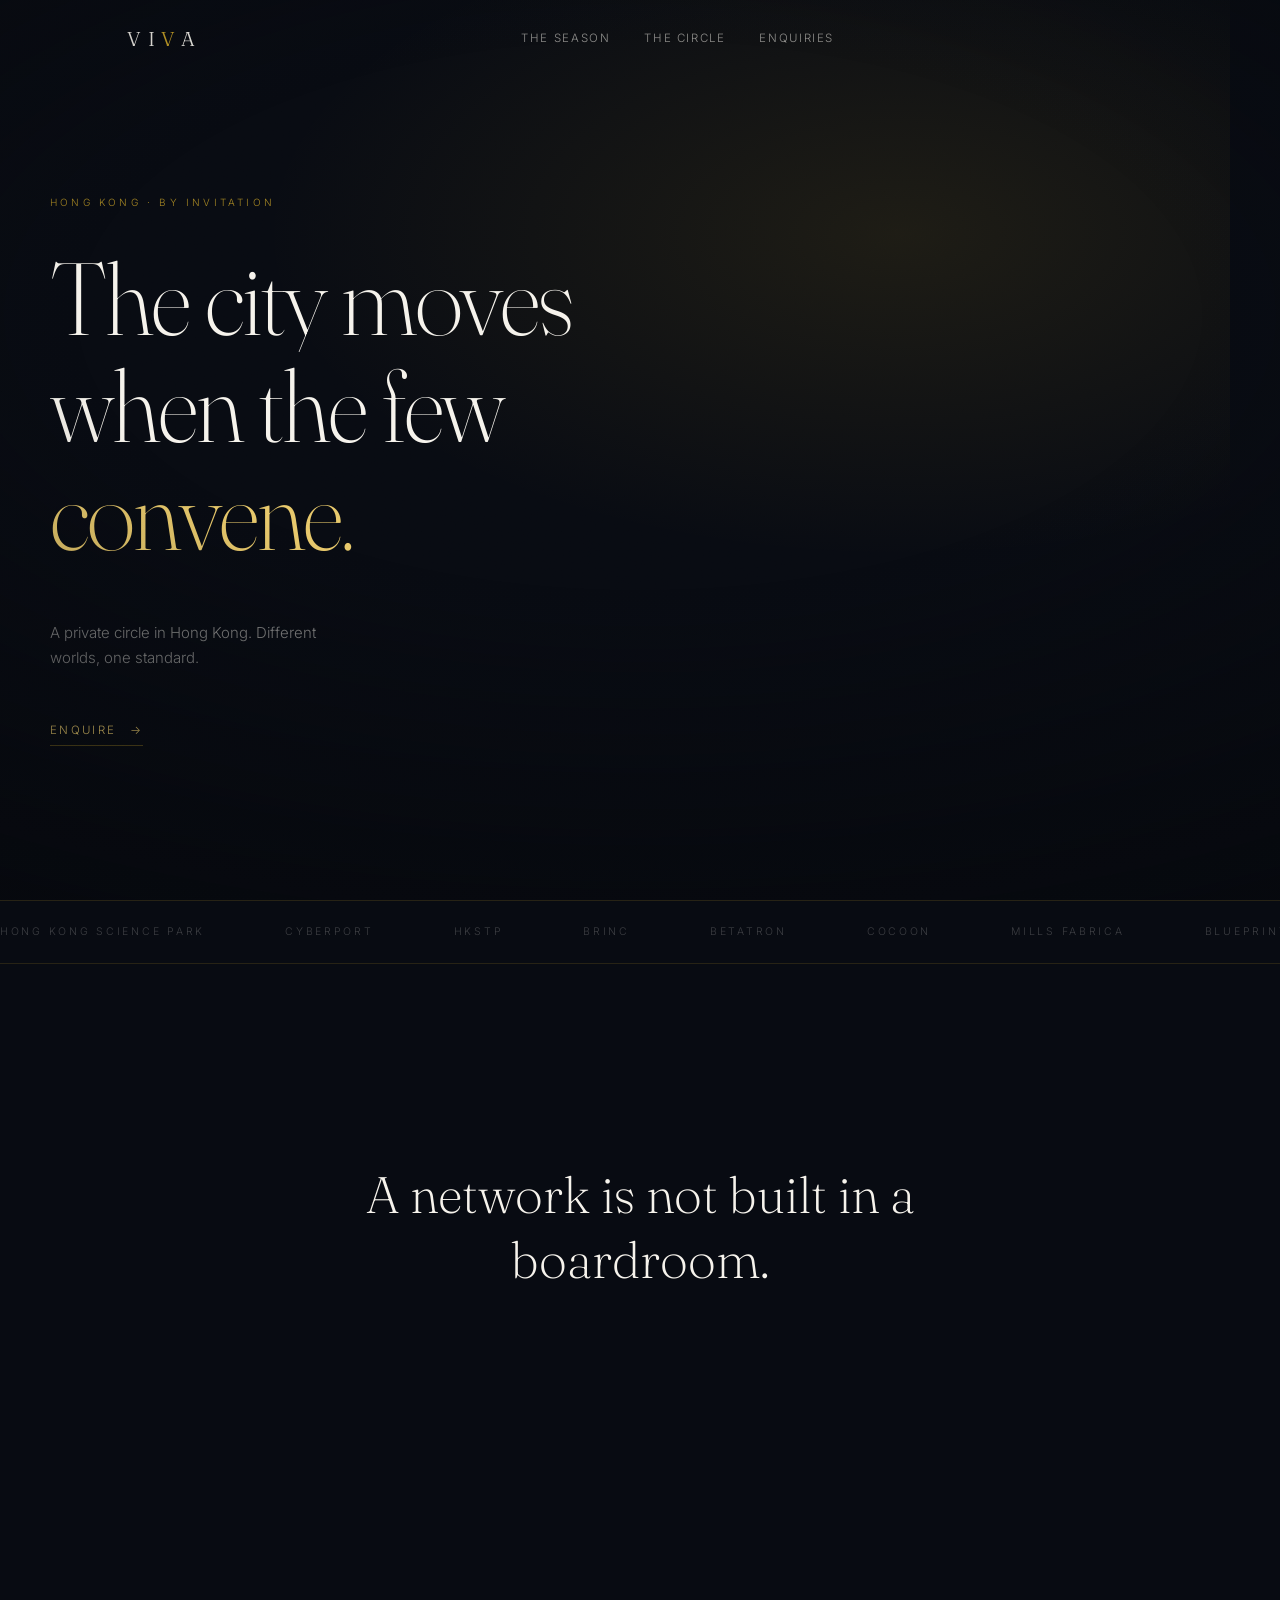
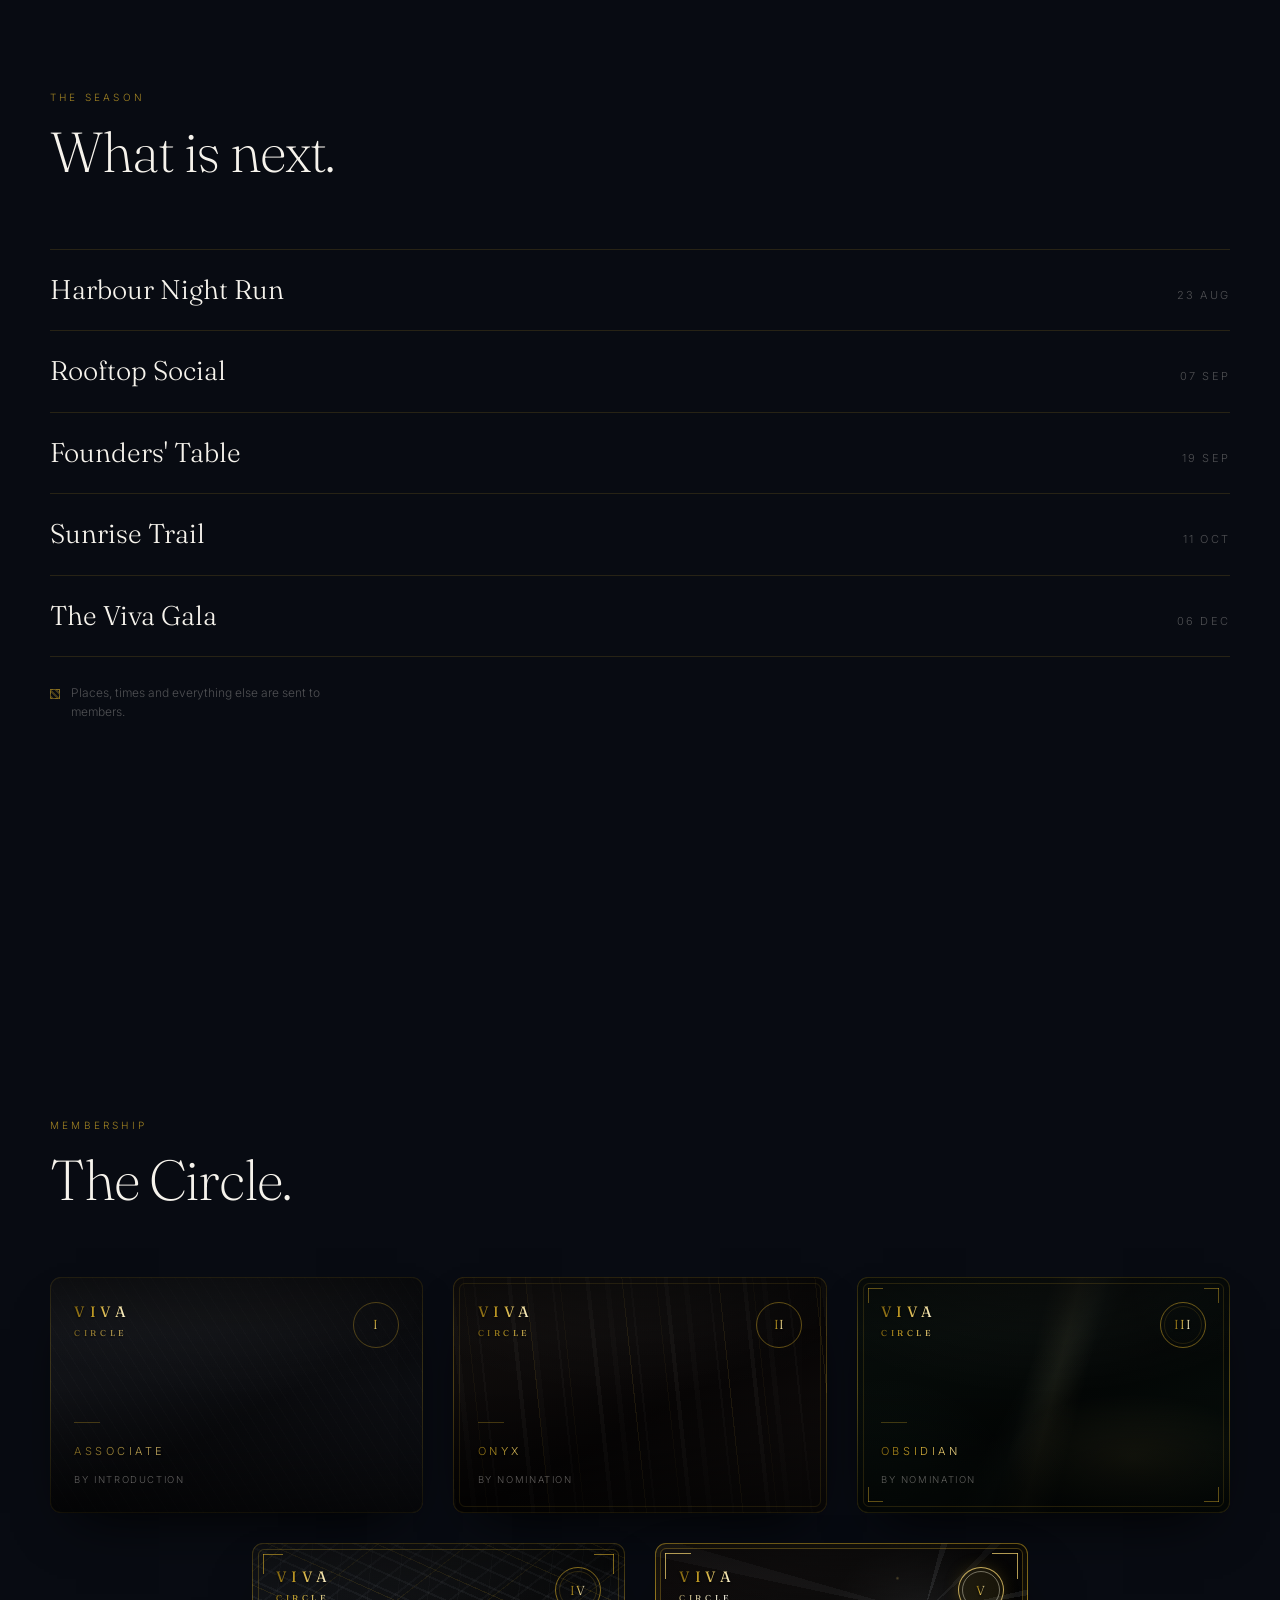
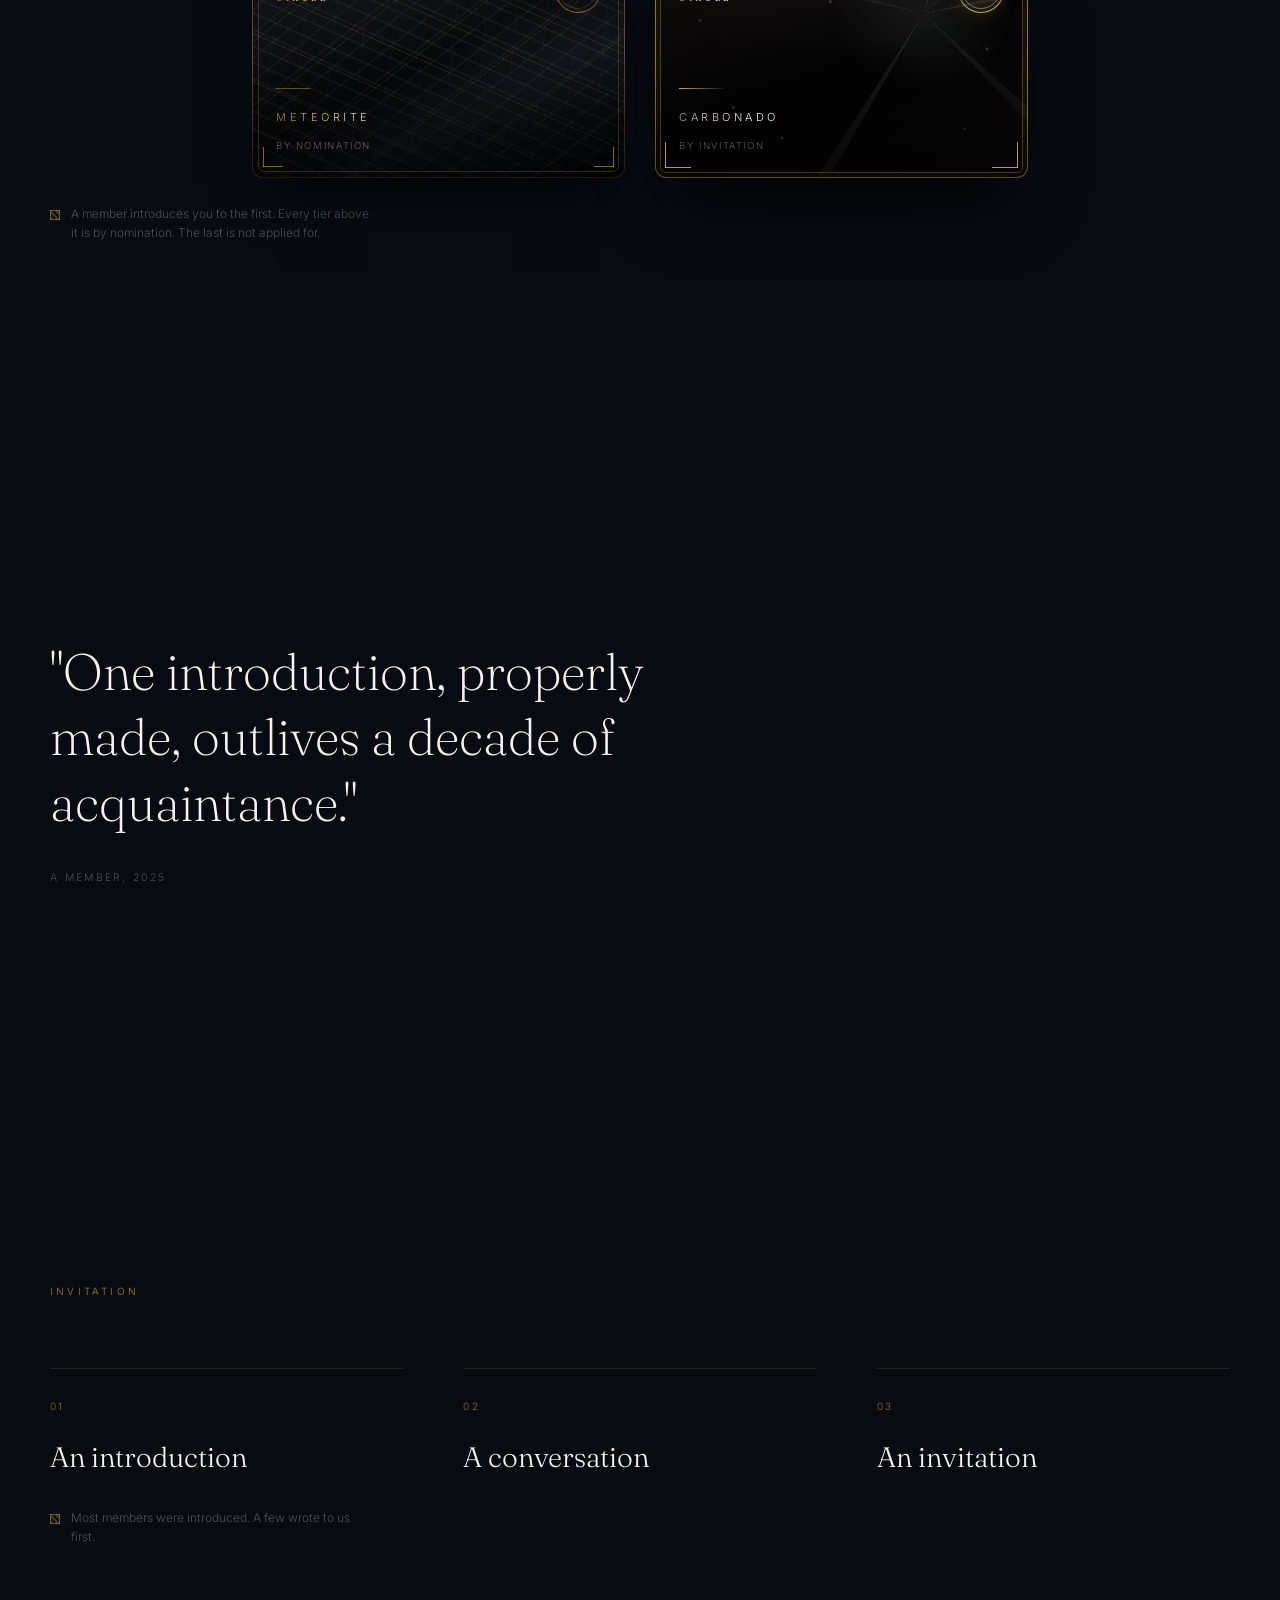
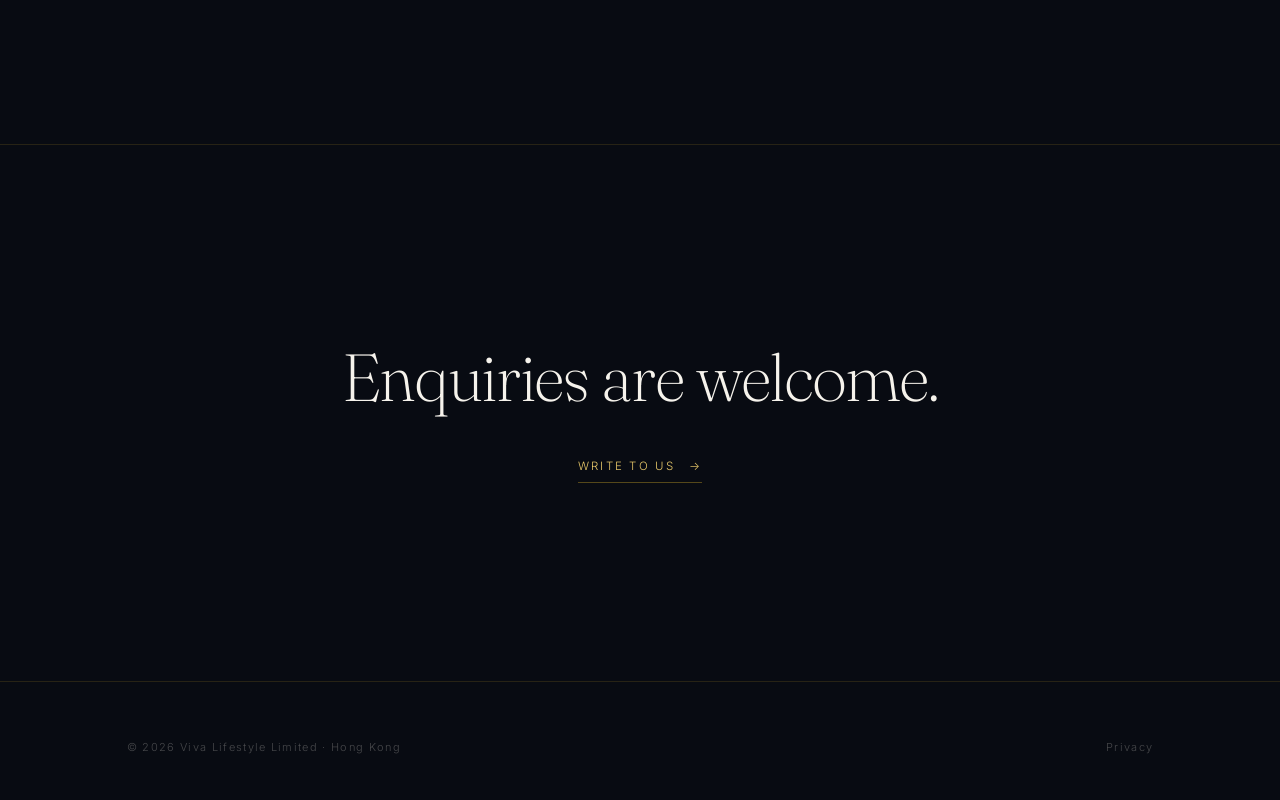
<file: index.html>
<!DOCTYPE html>
<html lang="en">
<head>
<meta charset="utf-8">
<meta name="viewport" content="width=device-width, initial-scale=1">
<title>Viva Lifestyle</title>
<meta name="description" content="Viva Lifestyle Limited. Hong Kong. Membership by invitation.">
<meta name="theme-color" content="#0A0E17">
<link rel="preconnect" href="https://fonts.googleapis.com">
<link rel="preconnect" href="https://fonts.gstatic.com" crossorigin>
<link href="https://fonts.googleapis.com/css2?family=Fraunces:opsz,wght@9..144,200;9..144,300;9..144,400&family=Inter:wght@300;400&display=swap" rel="stylesheet">
<style>
:root{
  --ink:#080B12;
  --gold:#C9A227;
  --champagne:#E8C86A;
  --pearl:#F6F3EC;
  --display:"Fraunces",Georgia,serif;
  --body:"Inter",system-ui,sans-serif;
  --pad:clamp(22px,6vw,96px);
  --gap:clamp(120px,22vh,240px);
  --line:rgba(201,162,39,.16);
}
*{box-sizing:border-box;margin:0;padding:0}
html{scroll-behavior:smooth}
body{background:var(--ink);color:var(--pearl);font-family:var(--body);font-weight:300;
  line-height:1.7;-webkit-font-smoothing:antialiased;overflow-x:hidden}
body.locked{overflow:hidden}
a{color:inherit;text-decoration:none}
::selection{background:var(--gold);color:var(--ink)}
:focus-visible{outline:1px solid var(--champagne);outline-offset:6px}

.wrap{max-width:1180px;margin:0 auto;padding:0 var(--pad)}
.serif{font-family:var(--display);font-weight:200;letter-spacing:-.02em;line-height:1.05}
.eyebrow{font-size:10px;letter-spacing:.32em;text-transform:uppercase;color:rgba(201,162,39,.8)}
.muted{color:rgba(246,243,236,.42)}

/* atmosphere */
body::after{content:"";position:fixed;inset:0;z-index:90;pointer-events:none;
  background:radial-gradient(115% 80% at 50% 35%,transparent 38%,rgba(4,6,10,.68) 100%)}
.grain{position:fixed;inset:0;z-index:91;pointer-events:none;opacity:.45;mix-blend-mode:overlay;
  background-image:url("data:image/svg+xml,%3Csvg xmlns='http://www.w3.org/2000/svg' width='140' height='140'%3E%3Cfilter id='n'%3E%3CfeTurbulence type='fractalNoise' baseFrequency='.85' numOctaves='3'/%3E%3C/filter%3E%3Crect width='140' height='140' filter='url(%23n)' opacity='.2'/%3E%3C/svg%3E")}
#prog{position:fixed;top:0;left:0;height:1px;background:var(--gold);z-index:95;width:0}

/* reveal */
.rv{opacity:0;transform:translateY(20px);transition:opacity 1.6s cubic-bezier(.22,1,.36,1),transform 1.6s cubic-bezier(.22,1,.36,1)}
.rv.on{opacity:1;transform:none}
.ln{display:block;overflow:hidden}
.ln>span{display:block;transform:translateY(105%);transition:transform 1.5s cubic-bezier(.76,0,.24,1)}
.ln.on>span{transform:none}

/* header */
header{position:fixed;inset:0 0 auto;z-index:80;transition:background .5s,border-color .5s;border-bottom:1px solid transparent}
header.stuck{background:rgba(8,11,18,.86);backdrop-filter:blur(16px);border-bottom-color:var(--line)}
.nav{display:flex;align-items:center;justify-content:space-between;height:78px}
.logo{font-family:var(--display);font-size:20px;letter-spacing:.34em;font-weight:300}
.logo b{color:var(--gold);font-weight:300}
.links{display:flex;gap:34px;font-size:11.5px;letter-spacing:.14em;text-transform:uppercase}
.links a{opacity:.55;transition:opacity .4s,color .4s}
.links a:hover{opacity:1;color:var(--champagne)}
.tools{display:flex;gap:16px;align-items:center}
.burger{display:none;background:none;border:0;cursor:pointer;padding:8px}
.burger span{display:block;width:22px;height:1px;background:var(--pearl);margin:5px 0;transition:transform .4s,opacity .3s}
body.menu .burger span:nth-child(1){transform:translateY(6px) rotate(45deg)}
body.menu .burger span:nth-child(2){opacity:0}
body.menu .burger span:nth-child(3){transform:translateY(-6px) rotate(-45deg)}
.sheet{position:fixed;inset:0;z-index:75;background:var(--ink);display:flex;flex-direction:column;justify-content:center;
  padding:0 var(--pad);clip-path:inset(0 0 100% 0);transition:clip-path .8s cubic-bezier(.76,0,.24,1);pointer-events:none}
body.menu .sheet{clip-path:inset(0 0 0 0);pointer-events:auto}
.sheet a{font-family:var(--display);font-weight:200;font-size:clamp(28px,9vw,50px);padding:12px 0;
  opacity:0;transform:translateY(20px);transition:opacity .7s,transform .7s}
body.menu .sheet a{opacity:1;transform:none}
@media(max-width:820px){.links{display:none}.burger{display:block}}

/* link-button */
.act-link{display:inline-flex;align-items:center;gap:14px;font-size:11.5px;letter-spacing:.2em;
  text-transform:uppercase;color:var(--champagne);padding:6px 0;position:relative}
.act-link::after{content:"";position:absolute;left:0;right:0;bottom:0;height:1px;background:rgba(201,162,39,.4);
  transform:scaleX(1);transform-origin:right;transition:transform .6s cubic-bezier(.76,0,.24,1)}
.act-link:hover::after{transform:scaleX(0)}
.act-link em{font-style:normal;transition:transform .5s}
.act-link:hover em{transform:translateX(5px)}

/* hero */
.hero{min-height:100svh;display:flex;flex-direction:column;justify-content:center;padding:130px 0 90px;position:relative}
.hero::before{content:"";position:absolute;inset:0;z-index:-1;
  background:radial-gradient(90% 60% at 72% 26%,rgba(201,162,39,.11),transparent 60%)}
.hero h1{font-size:clamp(42px,8vw,116px);margin:34px 0 0}
.hero h1 em{font-style:normal;color:var(--champagne)}
.hero .sub{margin-top:clamp(34px,5vw,52px);max-width:34ch;font-size:15px;color:rgba(246,243,236,.5)}
.hero .cta{margin-top:44px}

/* marquee */
.strip{border-top:1px solid var(--line);border-bottom:1px solid var(--line);overflow:hidden;padding:22px 0}
.track{display:flex;gap:80px;width:max-content;animation:roll 56s linear infinite}
.strip:hover .track{animation-play-state:paused}
@keyframes roll{to{transform:translateX(-50%)}}
.track span{font-size:10.5px;letter-spacing:.26em;text-transform:uppercase;color:rgba(246,243,236,.22);white-space:nowrap}

/* generic section */
section.blk{padding:var(--gap) 0}
.label{margin-bottom:clamp(40px,6vw,68px)}
h2.big{font-size:clamp(28px,4.4vw,58px)}


/* bare list */
.list{border-top:1px solid var(--line)}
.list a,.list div.row{display:flex;justify-content:space-between;align-items:baseline;gap:24px;
  padding:24px 0;border-bottom:1px solid var(--line);transition:padding-left .5s,color .4s}
.list a:hover{padding-left:14px;color:var(--champagne)}
.list .n{font-family:var(--display);font-weight:300;font-size:clamp(19px,2.4vw,27px);line-height:1.2}
.list .d{font-size:11px;letter-spacing:.2em;text-transform:uppercase;color:rgba(246,243,236,.3);white-space:nowrap}

/* ---------- foil ---------- */
.foil{color:var(--gold);
  background-image:linear-gradient(100deg,#7A5F0E 0%,#C9A227 14%,#F1DC96 26%,#FFFBE8 34%,
    #EBCD73 44%,#C9A227 58%,#8A6D12 74%,#C9A227 88%,#F1DC96 100%);
  background-size:300% 100%;-webkit-background-clip:text;background-clip:text;
  -webkit-text-fill-color:transparent;animation:sheen 9s linear infinite}
@supports not ((-webkit-background-clip:text) or (background-clip:text)){
  .foil{-webkit-text-fill-color:var(--gold);background-image:none}}
@keyframes sheen{to{background-position:300% 0}}

/* ---------- The Circle — five black cards ----------
   All five are black. The set is deliberately NOT differentiated by lightness: an
   earlier revision tried that and Meteorite came out twice as bright as anything
   else, which read as a different product rather than a different rank. What
   escalates instead is how much gold a card is permitted to carry — a single
   hairline at Associate, a full engraved frame, corner ornament and a filled seal
   at Carbonado. Rank by architecture, not by tone. The material still shows, but
   only as texture caught in raking light. */
.cards{display:flex;flex-wrap:wrap;justify-content:center;gap:clamp(20px,2.4vw,30px)}
.card{position:relative;flex:0 1 calc(33.333% - clamp(14px,1.6vw,20px));min-width:262px;
  aspect-ratio:1.586/1;border-radius:11px;overflow:hidden;color:var(--pearl);
  padding:clamp(21px,1.9vw,27px);display:flex;flex-direction:column;justify-content:space-between;
  transition:transform .85s cubic-bezier(.22,1,.36,1),box-shadow .85s cubic-bezier(.22,1,.36,1)}
/* material texture */
.card::before{content:"";position:absolute;inset:0;pointer-events:none}
/* specular sweep on hover */
.card::after{content:"";position:absolute;top:-60%;left:-30%;width:52%;height:220%;pointer-events:none;
  transform:rotate(16deg) translateX(-85%);transition:transform 1.35s cubic-bezier(.22,1,.36,1);
  background:linear-gradient(100deg,transparent,rgba(255,255,255,.09),transparent)}
.card:hover{transform:translateY(-10px)}
.card:hover::after{transform:rotate(16deg) translateX(215%)}

/* engraved frame — this is the rank signal */
.cfr{position:absolute;inset:0;pointer-events:none;border-radius:11px;z-index:1;
  /* a scrim under the markings — the texture is allowed to be busy because the
     wordmark and the tier line always sit on their own quiet ground */
  background-image:linear-gradient(to bottom,rgba(0,0,0,.52) 0%,rgba(0,0,0,.1) 24%,
    rgba(0,0,0,0) 46%,rgba(0,0,0,.34) 74%,rgba(0,0,0,.68) 100%)}
.cfr::before,.cfr::after{content:"";position:absolute;pointer-events:none}
.cfr::before{inset:6px;border-radius:6px;border:1px solid transparent}
/* corner brackets: eight hairlines, two per corner */
.cfr::after{inset:11px;background-repeat:no-repeat;background-size:0 0;
  background-position:left top,left top,right top,right top,left bottom,left bottom,right bottom,right bottom}

/* the vignette every card shares — centre sinks, edges catch the light */
.card{background-image:radial-gradient(128% 108% at 50% -12%,rgba(255,255,255,.055),transparent 58%)}

/* I — ASSOCIATE. Neutral graphite black, no ornament. The restraint is the mark. */
.card[data-t="i"]{background-color:#0C0E11;
  background-image:radial-gradient(128% 108% at 50% -12%,rgba(255,255,255,.05),transparent 58%),
    linear-gradient(152deg,#16181D 0%,#0A0B0E 56%,#12141A 100%);
  box-shadow:0 26px 54px -26px rgba(0,0,0,.95),0 0 0 1px rgba(201,162,39,.24) inset}
.card[data-t="i"]::before{opacity:.5;background-image:
  repeating-linear-gradient(58deg,rgba(246,243,236,.028) 0 1px,transparent 1px 10px)}

/* II — ONYX. Black chalcedony: parallel banding, one gold vein between the bands. */
.card[data-t="ii"]{background-color:#080707;
  background-image:radial-gradient(128% 108% at 50% -12%,rgba(255,255,255,.05),transparent 58%),
    linear-gradient(152deg,#13100F 0%,#070505 56%,#151110 100%);
  box-shadow:0 26px 54px -26px rgba(0,0,0,.96),0 0 0 1px rgba(201,162,39,.34) inset}
.card[data-t="ii"]::before{opacity:1;background-image:
  repeating-linear-gradient(84deg,
    rgba(236,228,214,.038) 0 4px, transparent 4px 19px,
    rgba(236,228,214,.019) 19px 24px, transparent 24px 44px,
    rgba(236,228,214,.028) 44px 46px, transparent 46px 78px),
  repeating-linear-gradient(84deg,
    rgba(226,183,64,.1) 0 1px, transparent 1px 34px,
    rgba(226,183,64,.045) 34px 35px, transparent 35px 96px)}
.card[data-t="ii"] .cfr::before{border-color:rgba(201,162,39,.13)}

/* III — OBSIDIAN. Volcanic glass: a wet conchoidal sheen, gold flecks in the melt. */
.card[data-t="iii"]{background-color:#040807;
  background-image:radial-gradient(128% 108% at 50% -12%,rgba(255,255,255,.05),transparent 58%),
    linear-gradient(152deg,#080F0C 0%,#030605 54%,#08110D 100%);
  box-shadow:0 26px 54px -26px rgba(0,0,0,.96),0 0 0 1px rgba(201,162,39,.4) inset}
.card[data-t="iii"]::before{opacity:1;background-image:
  radial-gradient(58% 94% at 8% 100%,rgba(112,226,182,.05),transparent 62%),
  radial-gradient(34% 52% at 94% 2%,rgba(96,206,190,.03),transparent 62%),
  linear-gradient(118deg,transparent 44%,rgba(190,250,224,.022) 50%,transparent 56%),
  radial-gradient(52% 40% at 74% 76%,rgba(232,200,106,.085),transparent 66%),
  linear-gradient(104deg,transparent 45%,rgba(240,214,130,.055) 52%,transparent 59%)}
.card[data-t="iii"] .cfr::before{border-color:rgba(201,162,39,.17)}
.card[data-t="iii"] .cfr::after{background-size:15px 1px,1px 15px,15px 1px,1px 15px,15px 1px,1px 15px,15px 1px,1px 15px;
  background-image:linear-gradient(rgba(201,162,39,.46),rgba(201,162,39,.46)),
    linear-gradient(rgba(201,162,39,.46),rgba(201,162,39,.46)),
    linear-gradient(rgba(201,162,39,.46),rgba(201,162,39,.46)),
    linear-gradient(rgba(201,162,39,.46),rgba(201,162,39,.46)),
    linear-gradient(rgba(201,162,39,.46),rgba(201,162,39,.46)),
    linear-gradient(rgba(201,162,39,.46),rgba(201,162,39,.46)),
    linear-gradient(rgba(201,162,39,.46),rgba(201,162,39,.46)),
    linear-gradient(rgba(201,162,39,.46),rgba(201,162,39,.46))}

/* IV — METEORITE. Widmanstätten lattice, gold inlay along the crossing bands.
   Etched iron is pale in life; here it is held down to a blue-black so the card
   sits in the set, and the lattice does the identifying instead of the tone. */
.card[data-t="iv"]{background-color:#06070A;
  background-image:radial-gradient(128% 108% at 50% -12%,rgba(255,255,255,.05),transparent 58%),
    linear-gradient(152deg,#14171D 0%,#070809 48%,#12151B 66%,#050608 100%);
  box-shadow:0 28px 58px -26px rgba(0,0,0,.97),0 0 0 1px rgba(201,162,39,.46) inset}
.card[data-t="iv"]::before{opacity:1;background-image:
  repeating-linear-gradient(24deg,rgba(214,224,238,.055) 0 2px,transparent 2px 15px),
  repeating-linear-gradient(-38deg,rgba(214,224,238,.04) 0 2px,transparent 2px 19px),
  repeating-linear-gradient(96deg,rgba(214,224,238,.026) 0 1px,transparent 1px 30px),
  repeating-linear-gradient(24deg,rgba(201,162,39,.15) 0 1px,transparent 1px 44px),
  repeating-linear-gradient(-38deg,rgba(201,162,39,.11) 0 1px,transparent 1px 56px)}
.card[data-t="iv"] .cfr::before{border-color:rgba(201,162,39,.24)}
.card[data-t="iv"] .cfr::after{background-size:20px 1px,1px 20px,20px 1px,1px 20px,20px 1px,1px 20px,20px 1px,1px 20px;
  background-image:linear-gradient(rgba(201,162,39,.62),rgba(201,162,39,.62)),
    linear-gradient(rgba(201,162,39,.62),rgba(201,162,39,.62)),
    linear-gradient(rgba(201,162,39,.62),rgba(201,162,39,.62)),
    linear-gradient(rgba(201,162,39,.62),rgba(201,162,39,.62)),
    linear-gradient(rgba(201,162,39,.62),rgba(201,162,39,.62)),
    linear-gradient(rgba(201,162,39,.62),rgba(201,162,39,.62)),
    linear-gradient(rgba(201,162,39,.62),rgba(201,162,39,.62)),
    linear-gradient(rgba(201,162,39,.62),rgba(201,162,39,.62))}

/* V — CARBONADO. Near true black, matte and porous. A crystalline burst, gold
   grains among the speckle, and the only card that carries a full double frame. */
.card[data-t="v"]{background-color:#020202;
  background-image:radial-gradient(128% 108% at 50% -12%,rgba(255,255,255,.06),transparent 58%),
    linear-gradient(152deg,#100C0C 0%,#020202 56%,#0D0A0A 100%);
  box-shadow:0 38px 76px -24px rgba(0,0,0,1),0 0 0 1px rgba(201,162,39,.62) inset,
             0 0 0 5px rgba(201,162,39,.07) inset}
.card[data-t="v"]::before{opacity:1;background-image:
  conic-gradient(from 14deg at 72% 30%,
    rgba(236,244,255,.11) 0deg 5deg,transparent 5deg 30deg,
    rgba(236,244,255,.07) 30deg 34deg,transparent 34deg 63deg,
    rgba(236,244,255,.09) 63deg 66deg,transparent 66deg 118deg,
    rgba(236,244,255,.055) 118deg 122deg,transparent 122deg 196deg,
    rgba(236,244,255,.08) 196deg 199deg,transparent 199deg 268deg,
    rgba(236,244,255,.05) 268deg 272deg,transparent 272deg 360deg),
  radial-gradient(2px 2px at 21% 70%,rgba(255,255,255,.36),transparent),
  radial-gradient(2px 2px at 47% 25%,rgba(255,255,255,.3),transparent),
  radial-gradient(2px 2px at 83% 79%,rgba(255,255,255,.26),transparent),
  radial-gradient(2px 2px at 12% 33%,rgba(255,255,255,.2),transparent),
  radial-gradient(2px 2px at 34% 83%,rgba(232,200,106,.5),transparent),
  radial-gradient(2px 2px at 65% 15%,rgba(232,200,106,.42),transparent),
  radial-gradient(2px 2px at 89% 45%,rgba(232,200,106,.36),transparent),
  radial-gradient(34% 46% at 72% 30%,rgba(236,246,255,.075),transparent 72%)}
.card[data-t="v"] .cfr{box-shadow:0 0 0 1px rgba(201,162,39,.3) inset}
.card[data-t="v"] .cfr::before{inset:5px;border-color:rgba(201,162,39,.34)}
.card[data-t="v"] .cfr::after{inset:10px;
  background-size:26px 1px,1px 26px,26px 1px,1px 26px,26px 1px,1px 26px,26px 1px,1px 26px;
  background-image:linear-gradient(rgba(226,196,104,.78),rgba(226,196,104,.78)),
    linear-gradient(rgba(226,196,104,.78),rgba(226,196,104,.78)),
    linear-gradient(rgba(226,196,104,.78),rgba(226,196,104,.78)),
    linear-gradient(rgba(226,196,104,.78),rgba(226,196,104,.78)),
    linear-gradient(rgba(226,196,104,.78),rgba(226,196,104,.78)),
    linear-gradient(rgba(226,196,104,.78),rgba(226,196,104,.78)),
    linear-gradient(rgba(226,196,104,.78),rgba(226,196,104,.78)),
    linear-gradient(rgba(226,196,104,.78),rgba(226,196,104,.78))}

/* card furniture */
.cwm{position:relative;z-index:2;font-family:var(--display);font-weight:400;font-size:15px;
  letter-spacing:.3em;line-height:1.35;filter:drop-shadow(0 1px 1px rgba(0,0,0,.75))}
.cwm small{display:block;font-size:8.5px;letter-spacing:.42em;font-weight:400;margin-top:6px}
.cseal{width:46px;height:46px;border-radius:50%;flex:none;display:flex;align-items:center;
  justify-content:center;position:relative;z-index:2;border:1px solid rgba(201,162,39,.36)}
.cseal::before{content:"";position:absolute;inset:3px;border-radius:50%;border:1px solid transparent}
.cseal i{font-style:normal;font-family:var(--display);font-size:13px;letter-spacing:.06em;line-height:1;
  filter:drop-shadow(0 1px 1px rgba(0,0,0,.8))}
.card[data-t="ii"] .cseal{border-color:rgba(201,162,39,.46)}
.card[data-t="iii"] .cseal{border-color:rgba(201,162,39,.54)}
.card[data-t="iii"] .cseal::before{border-color:rgba(201,162,39,.14)}
.card[data-t="iv"] .cseal{border-color:rgba(201,162,39,.64)}
.card[data-t="iv"] .cseal::before{border-color:rgba(201,162,39,.2)}
.card[data-t="v"] .cseal{border-color:rgba(226,196,104,.85);background-color:rgba(201,162,39,.09);
  box-shadow:0 0 18px -4px rgba(201,162,39,.35)}
.card[data-t="v"] .cseal::before{border-color:rgba(244,238,214,.42)}
.chd{display:flex;justify-content:space-between;align-items:flex-start}
.cft{position:relative;z-index:2}
.cft .t{font-size:11px;letter-spacing:.32em;text-transform:uppercase;
  filter:drop-shadow(0 1px 1px rgba(0,0,0,.75))}
.cft .s{display:block;font-size:9.5px;letter-spacing:.17em;text-transform:uppercase;margin-top:9px;
  color:rgba(246,243,236,.38)}
/* a hairline rule above the tier line, in the card's own gold */
.cft::before{content:"";display:block;width:26px;height:1px;margin-bottom:13px;
  background:rgba(201,162,39,.3)}
.card[data-t="iv"] .cft::before{width:34px;background:rgba(201,162,39,.45)}
.card[data-t="v"] .cft::before{width:44px;background:linear-gradient(90deg,rgba(226,196,104,.85),rgba(226,196,104,.1))}

/* Gold is the house metal, and now the only metal. The markings do not change
   colour up the ladder, they change karat: antique and sunk at Associate,
   through struck gold, to a pale white-gold at Carbonado. */
.foil.m1{background-image:linear-gradient(100deg,#7E6620 0%,#A48A3B 16%,#C6AC63 32%,#8E7628 48%,
  #B29A4C 64%,#786120 82%,#A38A3A 100%)}
.foil.m2{background-image:linear-gradient(100deg,#7A5F0E 0%,#B08F22 16%,#D8BC63 32%,#9C7F1C 48%,
  #C3A43C 64%,#755C10 82%,#AE8D21 100%)}
.foil.m3{background-image:linear-gradient(100deg,#8A6C10 0%,#C9A227 15%,#EBD182 31%,#B08D1E 47%,
  #DDBC55 63%,#84680F 81%,#C39C24 100%)}
.foil.m4{background-image:linear-gradient(100deg,#9A7A12 0%,#DCB93C 15%,#F6E4A4 30%,#C6A324 46%,
  #EDD378 62%,#96770F 80%,#D6B234 100%)}
.foil.m5{background-image:linear-gradient(100deg,#B7A469 0%,#E8DDB4 14%,#FFFCEE 28%,#F2E9CA 40%,
  #CDBE8A 56%,#FFFDF4 74%,#DED2A6 100%)}

/* withheld */
.wh{display:flex;align-items:flex-start;gap:11px;font-size:12px;line-height:1.6;
  color:rgba(246,243,236,.3);margin-top:26px;max-width:46ch}
.wh::before{content:"";flex:none;width:8px;height:8px;margin-top:6px;
  border:1px solid rgba(201,162,39,.5);
  background:repeating-linear-gradient(45deg,rgba(201,162,39,.3) 0 2px,transparent 2px 4px)}


/* quote */
.quote{font-family:var(--display);font-weight:200;font-size:clamp(24px,4vw,52px);line-height:1.28;max-width:20ch}
.attr{margin-top:34px;font-size:10.5px;letter-spacing:.22em;text-transform:uppercase;color:rgba(246,243,236,.3)}

/* three words */
.words{display:grid;grid-template-columns:repeat(auto-fit,minmax(180px,1fr));gap:clamp(30px,5vw,60px)}
.words div{border-top:1px solid var(--line);padding-top:22px}
.words div i{font-style:normal;font-size:10px;letter-spacing:.24em;color:rgba(201,162,39,.7)}
.words div span{display:block;font-family:var(--display);font-weight:300;font-size:clamp(20px,2.6vw,28px);margin-top:16px}

/* closing */
.close{text-align:center;padding:var(--gap) 0;border-top:1px solid var(--line)}
.close h2{font-size:clamp(28px,5.2vw,68px);margin-bottom:38px}

/* footer */
footer{padding:56px 0 44px;border-top:1px solid var(--line)}
.fin{display:flex;flex-wrap:wrap;gap:18px;justify-content:space-between;font-size:11px;
  letter-spacing:.12em;color:rgba(246,243,236,.26)}
.fin a:hover{color:var(--champagne)}

@media(prefers-reduced-motion:reduce){
  *{animation:none!important;transition-duration:.01ms!important}
  .rv,.ln>span{opacity:1;transform:none}
}
</style>
</head>
<body>

<div id="prog"></div>
<div class="grain"></div>

<header id="hd">
  <div class="wrap nav">
    <a href="#" class="logo">VI<b>V</b>A</a>
    <nav class="links">
      <a href="#season">The season</a>
      <a href="#circle">The Circle</a>
      <a href="enquiry.html">Enquiries</a>
    </nav>
    <div class="tools">
      <button class="burger" id="bg" aria-label="Menu"><span></span><span></span><span></span></button>
    </div>
  </div>
</header>

<div class="sheet" id="sheet">
  <a href="#season">The season</a>
  <a href="#circle">The Circle</a>
  <a href="enquiry.html">Enquiries</a>
</div>

<!-- ---------- hero ---------- -->
<section class="hero wrap">
  <p class="eyebrow rv">Hong Kong · By invitation</p>
  <h1 class="serif">
    <span class="ln"><span>The city moves</span></span>
    <span class="ln"><span>when the few</span></span>
    <span class="ln"><span><em>convene.</em></span></span>
  </h1>
  <p class="sub rv">A private circle in Hong Kong. Different worlds, one standard.</p>
  <div class="cta rv">
    <a class="act-link" href="enquiry.html"><span>Enquire</span><em>→</em></a>
  </div>
</section>

<div class="strip"><div class="track" id="tk"></div></div>

<!-- ---------- manifesto ---------- -->
<section class="blk wrap">
  <p class="quote rv" style="margin:0 auto;text-align:center;max-width:22ch">A network is not built in a boardroom.</p>
</section>


<!-- ---------- season ---------- -->
<section class="blk wrap" id="season">
  <div class="label rv">
    <p class="eyebrow">The season</p>
    <h2 class="serif big" style="margin-top:16px">What is next.</h2>
  </div>
  <div class="list rv">
    <div class="row"><span class="n">Harbour Night Run</span><span class="d">23 Aug</span></div>
    <div class="row"><span class="n">Rooftop Social</span><span class="d">07 Sep</span></div>
    <div class="row"><span class="n">Founders' Table</span><span class="d">19 Sep</span></div>
    <div class="row"><span class="n">Sunrise Trail</span><span class="d">11 Oct</span></div>
    <div class="row"><span class="n">The Viva Gala</span><span class="d">06 Dec</span></div>
  </div>
  <p class="wh rv">Places, times and everything else are sent to members.</p>
</section>


<!-- ---------- circle ---------- -->
<section class="blk wrap" id="circle">
  <div class="label rv">
    <p class="eyebrow">Membership</p>
    <h2 class="serif big" style="margin-top:16px">The Circle.</h2>
  </div>
  <div class="cards">
    <div class="card rv" data-t="i">
      <span class="cfr"></span>
      <div class="chd">
        <span class="cwm"><span class="foil">VIVA</span><small class="foil m1">CIRCLE</small></span>
        <span class="cseal"><i class="foil">I</i></span>
      </div>
      <div class="cft">
        <span class="t foil m1">Associate</span>
        <span class="s">By introduction</span>
      </div>
    </div>
    <div class="card rv" data-t="ii">
      <span class="cfr"></span>
      <div class="chd">
        <span class="cwm"><span class="foil">VIVA</span><small class="foil m2">CIRCLE</small></span>
        <span class="cseal"><i class="foil">II</i></span>
      </div>
      <div class="cft">
        <span class="t foil m2">Onyx</span>
        <span class="s">By nomination</span>
      </div>
    </div>
    <div class="card rv" data-t="iii">
      <span class="cfr"></span>
      <div class="chd">
        <span class="cwm"><span class="foil">VIVA</span><small class="foil m3">CIRCLE</small></span>
        <span class="cseal"><i class="foil">III</i></span>
      </div>
      <div class="cft">
        <span class="t foil m3">Obsidian</span>
        <span class="s">By nomination</span>
      </div>
    </div>
    <div class="card rv" data-t="iv">
      <span class="cfr"></span>
      <div class="chd">
        <span class="cwm"><span class="foil">VIVA</span><small class="foil m4">CIRCLE</small></span>
        <span class="cseal"><i class="foil">IV</i></span>
      </div>
      <div class="cft">
        <span class="t foil m4">Meteorite</span>
        <span class="s">By nomination</span>
      </div>
    </div>
    <div class="card rv" data-t="v">
      <span class="cfr"></span>
      <div class="chd">
        <span class="cwm"><span class="foil">VIVA</span><small class="foil m5">CIRCLE</small></span>
        <span class="cseal"><i class="foil">V</i></span>
      </div>
      <div class="cft">
        <span class="t foil m5">Carbonado</span>
        <span class="s">By invitation</span>
      </div>
    </div>
  </div>
  <p class="wh rv">A member introduces you to the first. Every tier above it is by nomination. The last is not applied for.</p>
</section>

<!-- ---------- quote ---------- -->
<section class="blk wrap">
  <blockquote class="quote rv">"One introduction, properly made, outlives a decade of acquaintance."</blockquote>
  <p class="attr rv">A member, 2025</p>
</section>

<!-- ---------- invitation ---------- -->
<section class="blk wrap">
  <div class="label rv">
    <p class="eyebrow">Invitation</p>
  </div>
  <div class="words">
    <div class="rv"><i>01</i><span>An introduction</span></div>
    <div class="rv"><i>02</i><span>A conversation</span></div>
    <div class="rv"><i>03</i><span>An invitation</span></div>
  </div>
  <p class="wh rv">Most members were introduced. A few wrote to us first.</p>
</section>

<!-- ---------- closing ---------- -->
<section class="close">
  <div class="wrap">
    <h2 class="serif rv">Enquiries are welcome.</h2>
    <div class="rv"><a class="act-link" href="enquiry.html"><span>Write to us</span><em>→</em></a></div>
  </div>
</section>

<footer>
  <div class="wrap fin">
    <span>© 2026 Viva Lifestyle Limited · Hong Kong</span>
    <span>Privacy</span>
  </div>
</footer>

<script>
(function(){
  var names=['Hong Kong Science Park','Cyberport','HKSTP','Brinc','Betatron','Cocoon','Mills Fabrica','Blueprint','Runway HK'];
  var tk=document.getElementById('tk');
  for(var r=0;r<2;r++) names.forEach(function(n){var s=document.createElement('span');s.textContent=n;tk.appendChild(s);});

  var hd=document.getElementById('hd'),prog=document.getElementById('prog');
  function onScroll(){
    var y=scrollY;
    hd.classList.toggle('stuck',y>50);
    var h=document.documentElement.scrollHeight-innerHeight;
    prog.style.width=(h>0?(y/h)*100:0)+'%';
  }
  addEventListener('scroll',onScroll,{passive:true});onScroll();

  var io=new IntersectionObserver(function(es){
    es.forEach(function(e){
      if(!e.isIntersecting)return;
      e.target.classList.add('on');
      io.unobserve(e.target);
    });
  },{threshold:.2,rootMargin:'0px 0px -5% 0px'});
  document.querySelectorAll('.rv,.ln').forEach(function(el,i){
    el.style.transitionDelay=(i%3)*0.12+'s';
    io.observe(el);
  });

  var bg=document.getElementById('bg'),sheet=document.getElementById('sheet');
  bg.addEventListener('click',function(){
    document.body.classList.toggle('menu');
    document.body.classList.toggle('locked');
    sheet.querySelectorAll('a').forEach(function(a,i){a.style.transitionDelay=(i*.08+.15)+'s'});
  });
  sheet.querySelectorAll('a').forEach(function(a){a.addEventListener('click',function(){
    document.body.classList.remove('menu','locked');});});

})();
</script>
</body>
</html>
</file>
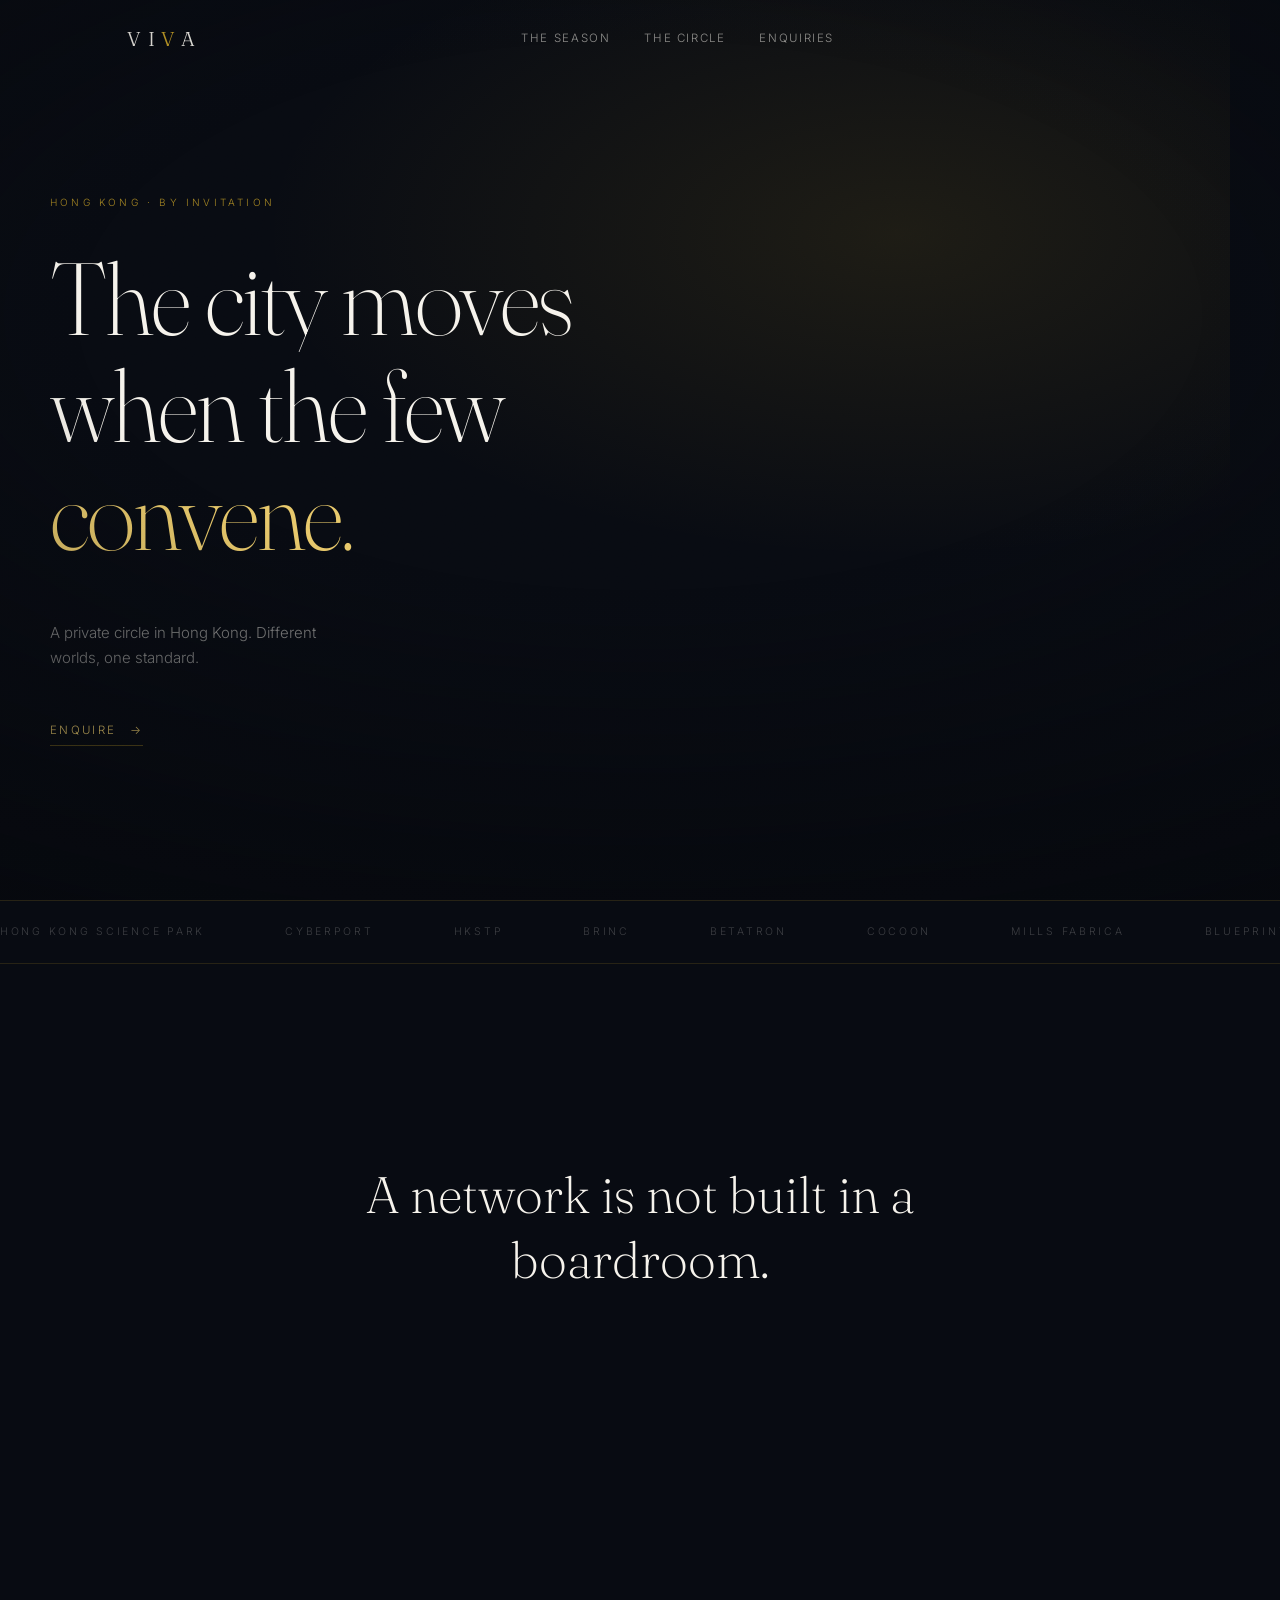
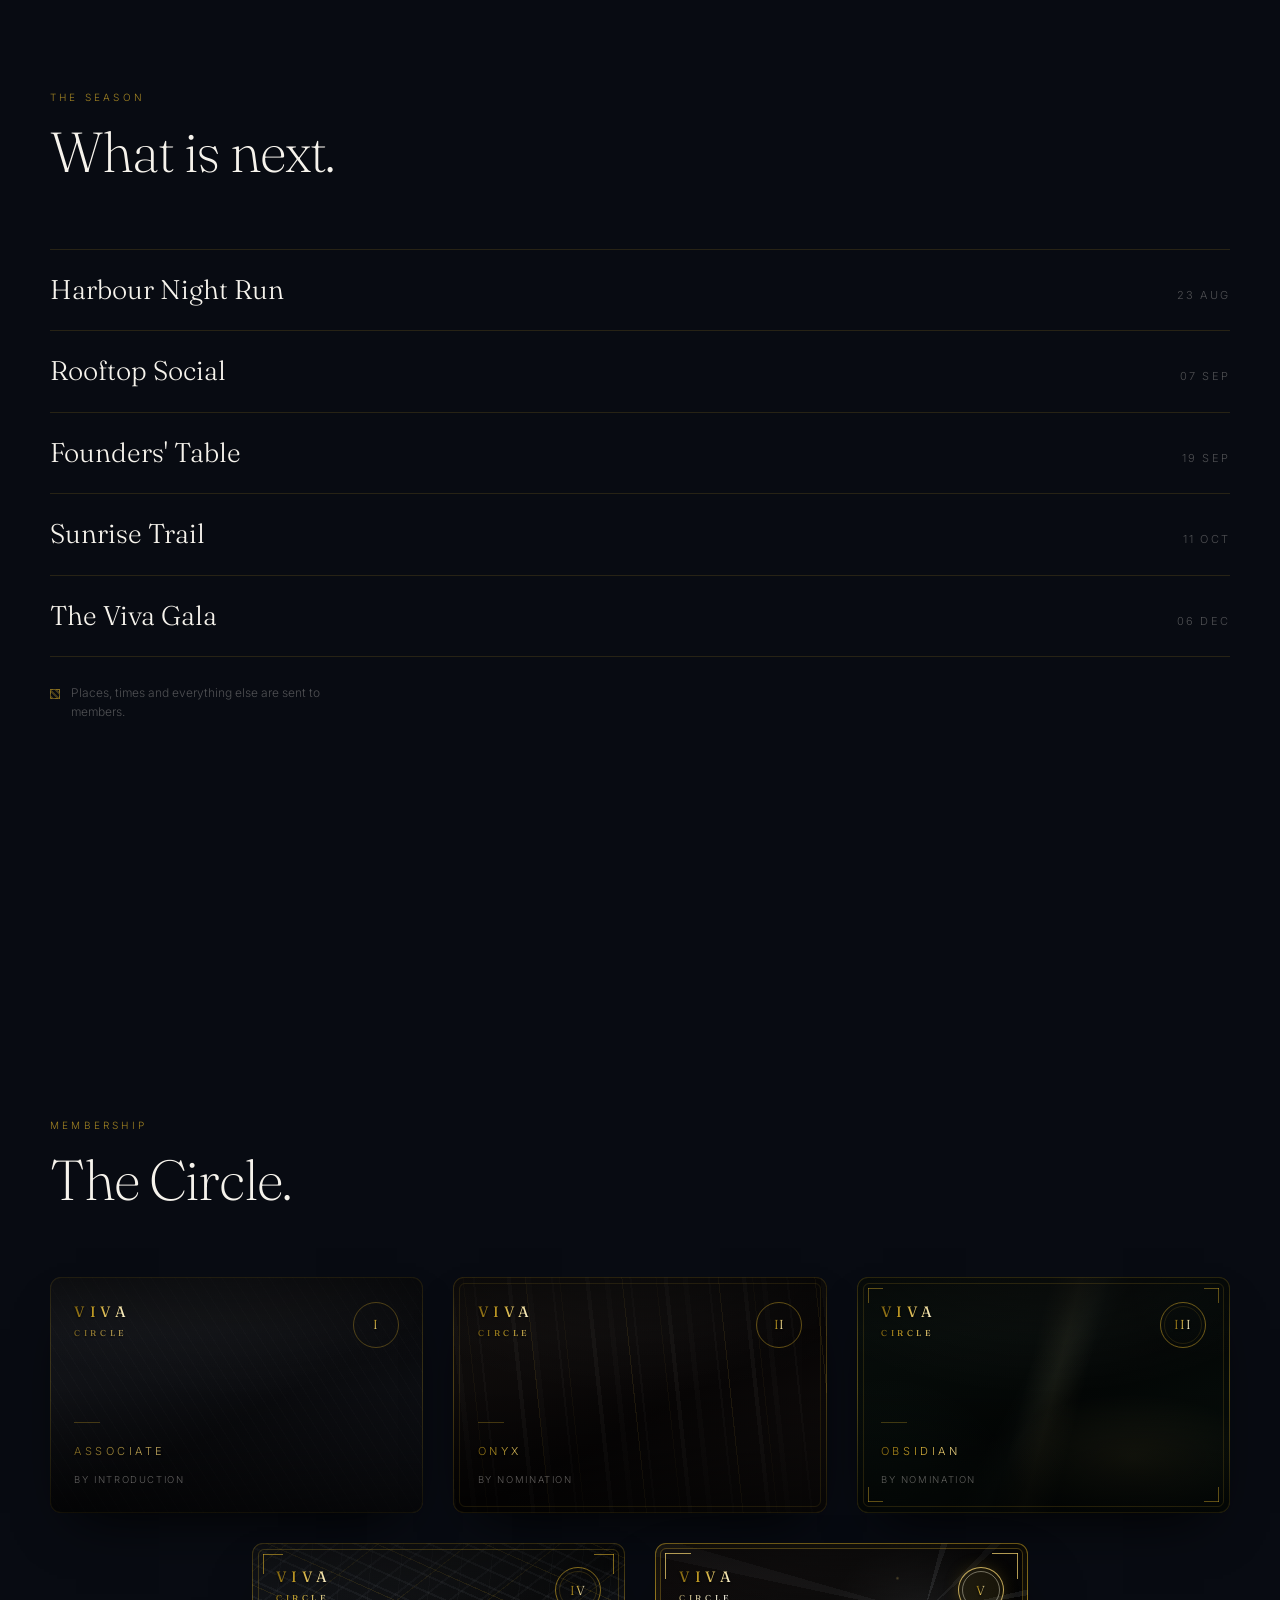
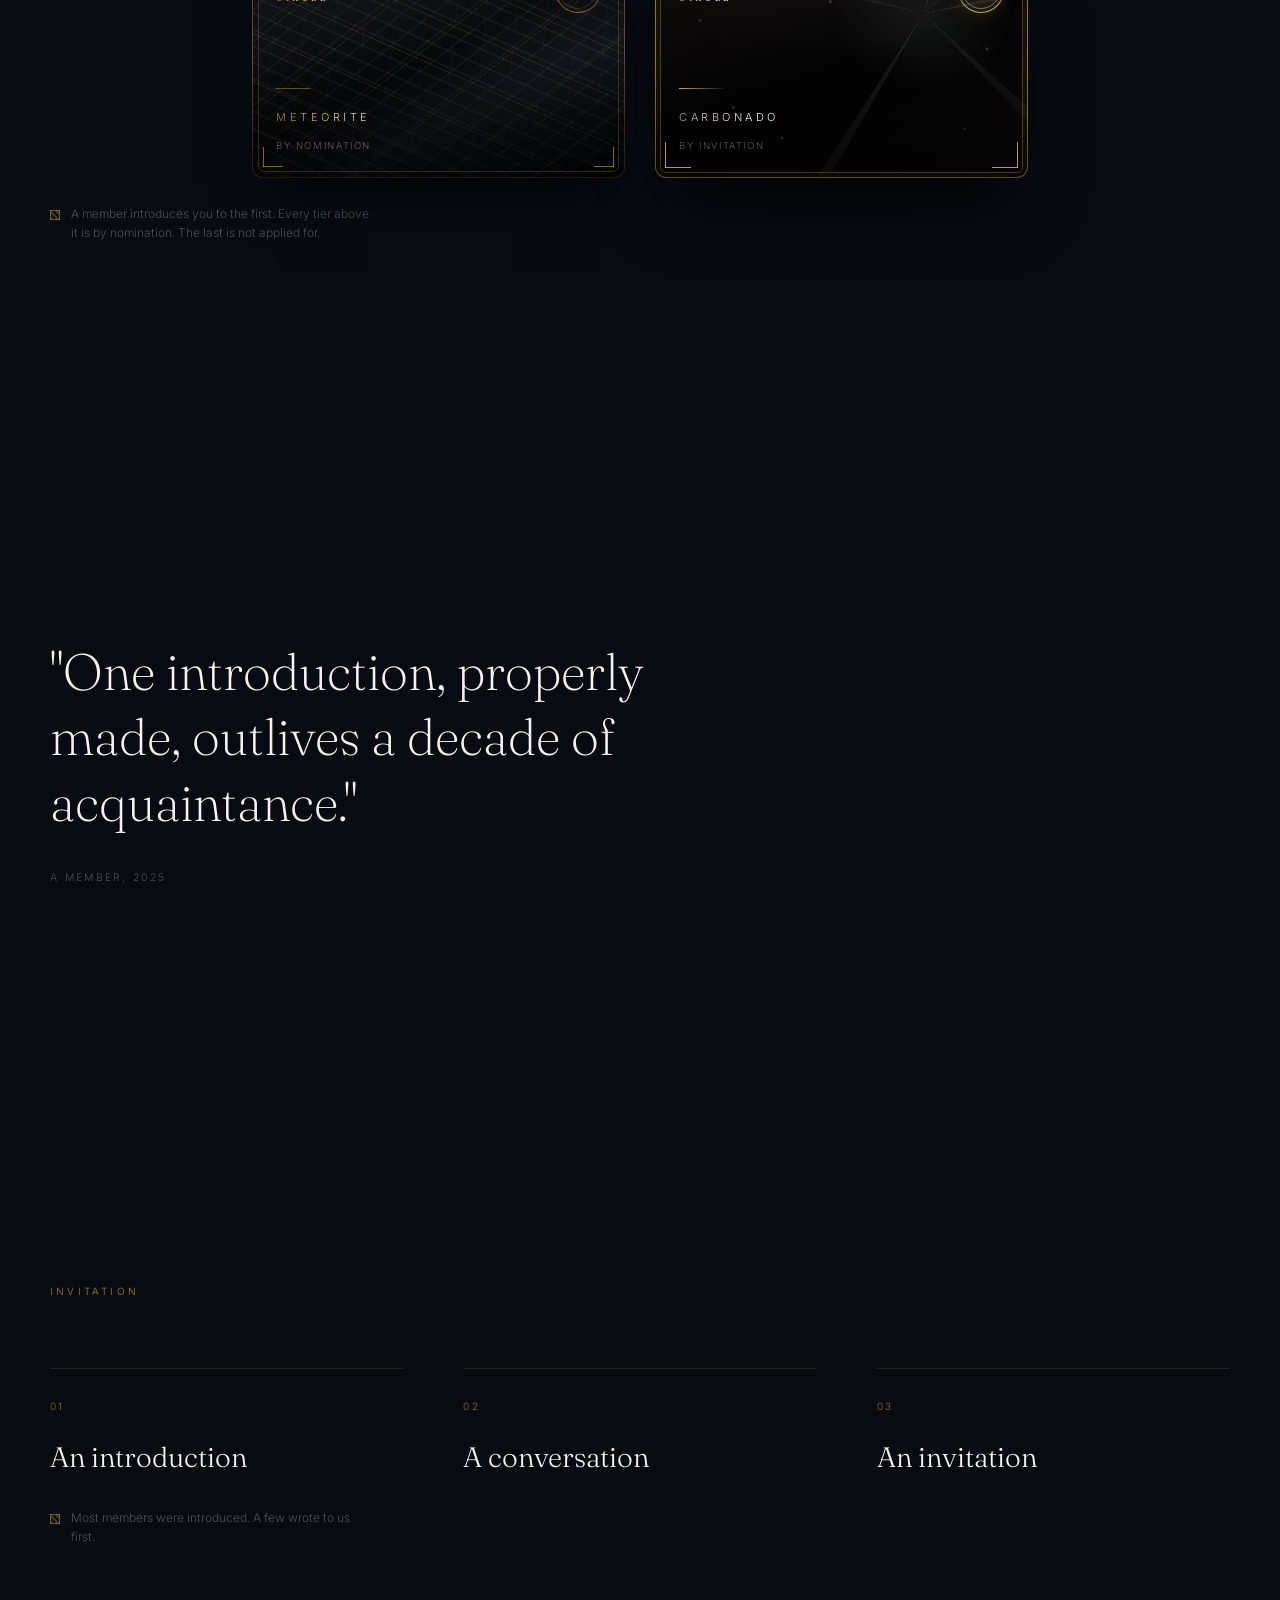
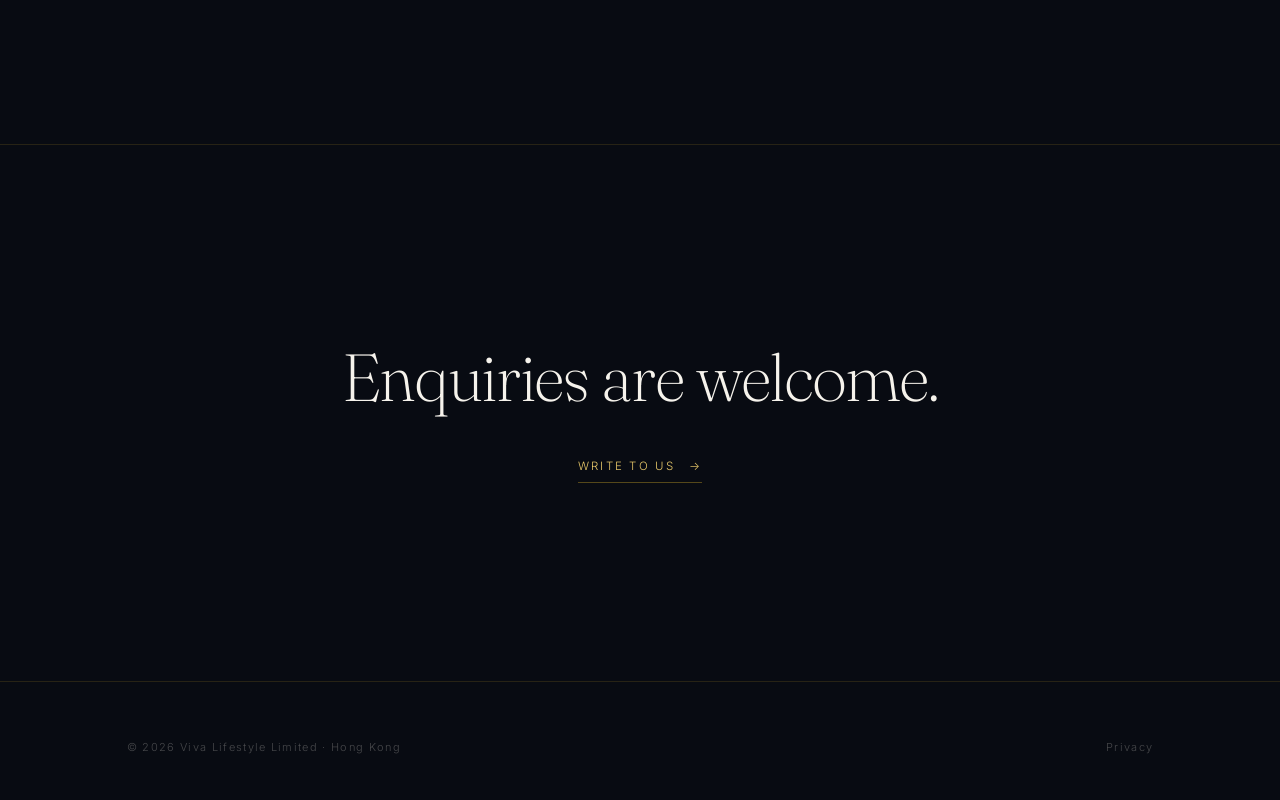
<file: card.html>
<!DOCTYPE html>
<html lang="en">
<head>
<meta charset="utf-8">
<meta http-equiv="refresh" content="0; url=index.html#circle">
<link rel="canonical" href="index.html">
<meta name="robots" content="noindex">
<title>Redirecting — Viva Lifestyle</title>
</head>
<body style="background:#080B12;color:#F6F3EC;font-family:system-ui,sans-serif;padding:64px 24px">
<p>The card is shown on the main page. <a href="index.html#circle" style="color:#E8C86A">Continue</a>.</p>
<script>location.replace('index.html#circle');</script>
</body>
</html>
</file>
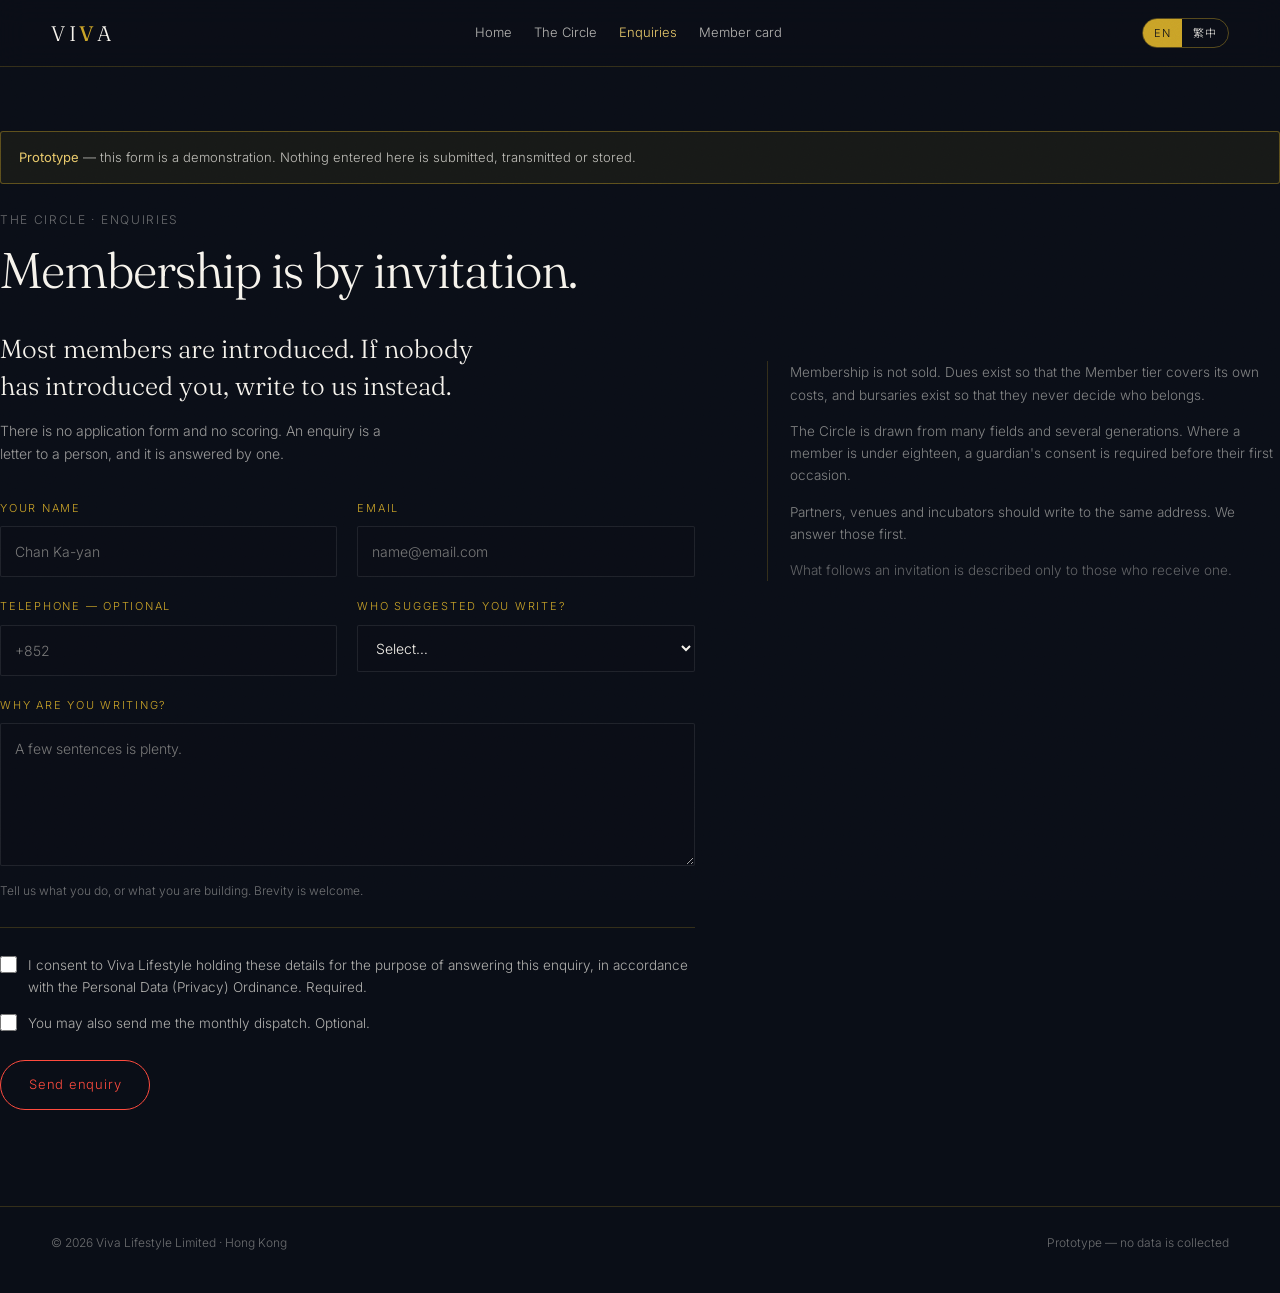
<file: enquiry.html>
<!DOCTYPE html>
<html lang="en">
<head>
<meta charset="utf-8">
<meta name="viewport" content="width=device-width, initial-scale=1">
<title>Enquiries — Viva Lifestyle</title>
<meta name="description" content="Membership of Viva Lifestyle is by invitation. Enquiries are read by a person and answered.">
<meta name="theme-color" content="#0A0E17">
<link rel="preconnect" href="https://fonts.googleapis.com">
<link rel="preconnect" href="https://fonts.gstatic.com" crossorigin>
<link href="https://fonts.googleapis.com/css2?family=Fraunces:opsz,wght@9..144,300;9..144,400;9..144,500&family=Inter:wght@300;400;500&family=Noto+Sans+TC:wght@300;400;500&family=Noto+Serif+TC:wght@400;500&display=swap" rel="stylesheet">
<link rel="stylesheet" href="app.css">
<style>
  .lede{font-family:var(--display);font-weight:300;font-size:clamp(19px,2.3vw,26px);line-height:1.42;max-width:30ch;margin-bottom:14px}
  .aside{border-left:1px solid var(--line);padding-left:22px;margin-top:30px}
  .aside p{font-size:13.5px;color:rgba(246,243,236,.5);margin-bottom:14px}
  .cols{display:grid;grid-template-columns:minmax(0,1.15fr) minmax(0,.85fr);gap:clamp(30px,6vw,72px);align-items:start}
  @media(max-width:860px){.cols{grid-template-columns:1fr}}
  .ref{font-family:var(--display);font-size:clamp(24px,3.4vw,34px);letter-spacing:.14em;color:var(--champagne);margin:18px 0 8px}
</style>
</head>
<body>
<div class="grain" style="position:fixed;inset:0;z-index:941;pointer-events:none;opacity:.5;mix-blend-mode:overlay;background-image:url(&quot;data:image/svg+xml,%3Csvg xmlns='http://www.w3.org/2000/svg' width='140' height='140'%3E%3Cfilter id='n'%3E%3CfeTurbulence type='fractalNoise' baseFrequency='.85' numOctaves='3'/%3E%3C/filter%3E%3Crect width='140' height='140' filter='url(%23n)' opacity='.22'/%3E%3C/svg%3E&quot;)"></div>

<header class="top">
  <div class="wrap topin">
    <a href="index.html" class="logo">VI<b>V</b>A</a>
    <nav class="topnav">
      <a href="index.html" data-en="Home" data-zh="主頁">Home</a>
      <a href="index.html#circle" data-en="The Circle" data-zh="會員網絡">The Circle</a>
      <a href="enquiry.html" aria-current="page" data-en="Enquiries" data-zh="查詢">Enquiries</a>
      <a href="card.html" data-en="Member card" data-zh="會員卡">Member card</a>
    </nav>
    <div class="toptools">
      <div class="lang">
        <button class="act" data-lang="en">EN</button>
        <button data-lang="zh">繁中</button>
      </div>
    </div>
  </div>
</header>

<main class="wrap page">

  <div class="notice">
    <b data-en="Prototype" data-zh="原型">Prototype</b>
    <span data-en=" — this form is a demonstration. Nothing entered here is submitted, transmitted or stored." data-zh="——此表格僅作示範。所填寫的內容不會提交、傳送或儲存。"> — this form is a demonstration. Nothing entered here is submitted, transmitted or stored.</span>
  </div>

  <p class="crumb" data-en="The Circle · Enquiries" data-zh="The Circle · 查詢">The Circle · Enquiries</p>
  <div class="phead">
    <h1 class="serif" data-en="Membership is by invitation." data-zh="會籍憑邀請。">Membership is by invitation.</h1>
  </div>

  <div class="cols">
    <section>
      <div id="pane-form">
        <p class="lede rv" data-en="Most members are introduced. If nobody has introduced you, write to us instead." data-zh="多數會員經人引薦。若未有人為你引薦，可直接來函。">Most members are introduced. If nobody has introduced you, write to us instead.</p>
        <p class="muted rv" style="font-size:14px;max-width:46ch;margin-bottom:34px" data-en="There is no application form and no scoring. An enquiry is a letter to a person, and it is answered by one." data-zh="我們並無申請表格，亦不設評分。查詢是寫給一個人的信，亦由一個人回覆。">There is no application form and no scoring. An enquiry is a letter to a person, and it is answered by one.</p>

        <form id="form" novalidate>
          <div class="grid2">
            <div class="field" id="f-name">
              <label data-en="Your name" data-zh="姓名">Your name</label>
              <input name="name" autocomplete="name" placeholder="Chan Ka-yan">
              <div class="msg" data-en="Please tell us your name." data-zh="請填寫姓名。">Please tell us your name.</div>
            </div>
            <div class="field" id="f-email">
              <label data-en="Email" data-zh="電郵">Email</label>
              <input name="email" type="email" autocomplete="email" placeholder="name@email.com">
              <div class="msg" data-en="That address does not look right." data-zh="電郵地址似乎不正確。">That address does not look right.</div>
            </div>
          </div>

          <div class="grid2">
            <div class="field">
              <label data-en="Telephone — optional" data-zh="電話（選填）">Telephone — optional</label>
              <input name="phone" autocomplete="tel" placeholder="+852">
            </div>
            <div class="field" id="f-ref">
              <label data-en="Who suggested you write?" data-zh="由誰建議你來函？">Who suggested you write?</label>
              <select name="referral">
                <option value="" data-en="Select…" data-zh="請選擇…">Select…</option>
                <option value="member" data-en="A member introduced me" data-zh="由會員引薦">A member introduced me</option>
                <option value="partner" data-en="A partner organisation" data-zh="合作機構">A partner organisation</option>
                <option value="event" data-en="I attended something" data-zh="曾出席活動">I attended something</option>
                <option value="none" data-en="Nobody — I found you" data-zh="無人引薦，自行找到">Nobody — I found you</option>
              </select>
              <div class="msg" data-en="Please choose one." data-zh="請選擇其一。">Please choose one.</div>
            </div>
          </div>

          <div class="field" id="f-who" hidden>
            <label data-en="Their name" data-zh="引薦人姓名">Their name</label>
            <input name="referrer" placeholder="Member or organisation">
            <div class="hint" data-en="We will check with them before replying." data-zh="回覆前我們會先向對方確認。">We will check with them before replying.</div>
          </div>

          <div class="field" id="f-note">
            <label data-en="Why are you writing?" data-zh="來函緣由">Why are you writing?</label>
            <textarea name="note" rows="5" placeholder="A few sentences is plenty."></textarea>
            <div class="hint" data-en="Tell us what you do, or what you are building. Brevity is welcome." data-zh="請簡述你的工作，或你正在建立的事業。從簡為佳。">Tell us what you do, or what you are building. Brevity is welcome.</div>
            <div class="msg" data-en="Please write a line or two." data-zh="請至少寫一兩句。">Please write a line or two.</div>
          </div>

          <div class="hr"></div>

          <div class="check">
            <input type="checkbox" id="c1">
            <label for="c1" data-en="I consent to Viva Lifestyle holding these details for the purpose of answering this enquiry, in accordance with the Personal Data (Privacy) Ordinance. Required." data-zh="本人同意活力生活有限公司為回覆本查詢而保存上述資料，並遵照《個人資料（私隱）條例》辦理。此項必填。">I consent to Viva Lifestyle holding these details for the purpose of answering this enquiry, in accordance with the Personal Data (Privacy) Ordinance. Required.</label>
          </div>
          <div class="check">
            <input type="checkbox" id="c2">
            <label for="c2" data-en="You may also send me the monthly dispatch. Optional." data-zh="亦可向本人發送每月通訊。選填。">You may also send me the monthly dispatch. Optional.</label>
          </div>
          <p class="tiny" id="consentErr" style="color:var(--pulse);display:none" data-en="The first box is required." data-zh="第一項為必填。">The first box is required.</p>

          <div class="btnrow" style="margin-top:26px">
            <button type="button" class="btn solid" id="submit"><i></i><span data-en="Send enquiry" data-zh="提交查詢">Send enquiry</span></button>
          </div>
        </form>
      </div>

      <div id="pane-done" hidden>
        <div class="panel">
          <span class="badge gold" data-en="Received" data-zh="已收到">Received</span>
          <h2 class="serif" style="font-size:clamp(26px,3.6vw,38px);margin:20px 0 6px" data-en="Thank you. It is with us." data-zh="謝謝。來函已送達。">Thank you. It is with us.</h2>
          <p class="ref" id="refno">VL·E·0000</p>
          <p class="muted" style="font-size:14px;max-width:44ch" data-en="Quote that reference if you write again. Enquiries are read in the order they arrive and answered within five working days — by a person, not a template." data-zh="如再度來函，請引述上述編號。查詢按到達次序閱覽，並於五個工作天內回覆——由專人撰寫，並非罐頭回應。">Quote that reference if you write again. Enquiries are read in the order they arrive and answered within five working days — by a person, not a template.</p>
          <div class="btnrow" style="margin-top:28px">
            <a class="btn ghost" href="index.html"><i></i><span data-en="Return" data-zh="返回">Return</span></a>
          </div>
        </div>
      </div>
    </section>

    <aside>
      <div class="aside rv">
        <p data-en="Membership is not sold. Dues exist so that the Member tier covers its own costs, and bursaries exist so that they never decide who belongs." data-zh="會籍不設買賣。年費的作用僅在於令正式會員級別自負成本；而資助的存在，是為了確保費用永不決定誰屬於這裡。">Membership is not sold. Dues exist so that the Member tier covers its own costs, and bursaries exist so that they never decide who belongs.</p>
        <p data-en="The Circle is drawn from many fields and several generations. Where a member is under eighteen, a guardian's consent is required before their first occasion." data-zh="本會成員來自不同界別、不同世代。未滿十八歲者，須先取得監護人同意，方可出席首次聚會。">The Circle is drawn from many fields and several generations. Where a member is under eighteen, a guardian's consent is required before their first occasion.</p>
        <p data-en="Partners, venues and incubators should write to the same address. We answer those first." data-zh="合作夥伴、場地及孵化器請寄同一地址，我們會優先回覆。">Partners, venues and incubators should write to the same address. We answer those first.</p>
        <p class="withheld" style="color:rgba(246,243,236,.36)" data-en="What follows an invitation is described only to those who receive one." data-zh="邀請之後的內容，只向獲邀者說明。">What follows an invitation is described only to those who receive one.</p>
      </div>
    </aside>
  </div>
</main>

<footer class="foot">
  <div class="wrap in">
    <span>© 2026 Viva Lifestyle Limited · Hong Kong</span>
    <span data-en="Prototype — no data is collected" data-zh="原型 — 不會收集任何資料">Prototype — no data is collected</span>
  </div>
</footer>

<script src="app.js"></script>
<script>
VIVA.ready(function () {
  var f = document.getElementById('form');

  f.referral.addEventListener('change', function () {
    var v = f.referral.value;
    document.getElementById('f-who').hidden = !(v === 'member' || v === 'partner');
  });

  function bad(id, is) { document.getElementById(id).classList.toggle('err', is); return is; }

  document.getElementById('submit').addEventListener('click', function () {
    var e = false;
    e = bad('f-name', !f.name.value.trim()) || e;
    e = bad('f-email', !/^[^\s@]+@[^\s@]+\.[^\s@]+$/.test(f.email.value)) || e;
    e = bad('f-ref', !f.referral.value) || e;
    e = bad('f-note', f.note.value.trim().length < 10) || e;
    if (e) return;
    if (!document.getElementById('c1').checked) {
      document.getElementById('consentErr').style.display = 'block'; return;
    }
    document.getElementById('consentErr').style.display = 'none';
    var n = String(Math.floor(1000 + Math.random() * 8999));
    document.getElementById('refno').textContent = 'VL·E·' + n;
    document.getElementById('pane-form').hidden = true;
    document.getElementById('pane-done').hidden = false;
    window.scrollTo({ top: 0, behavior: 'smooth' });
  });
});
</script>
</body>
</html>
</file>
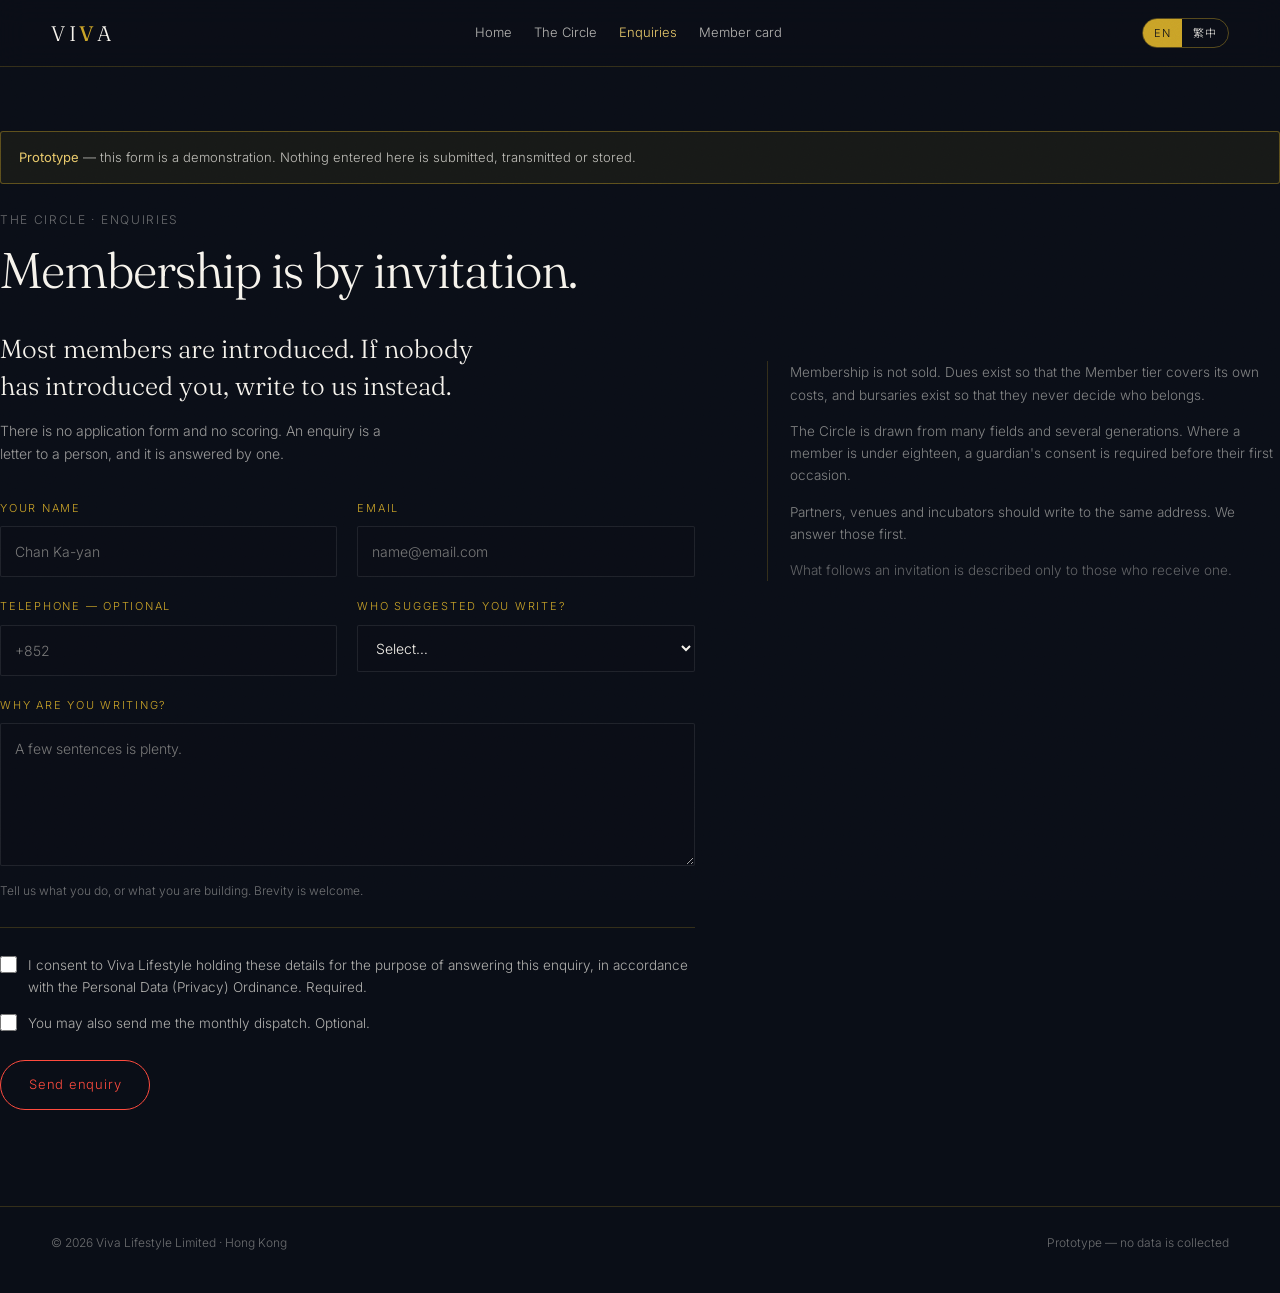
<file: join.html>
<!DOCTYPE html>
<html lang="en">
<head>
<meta charset="utf-8">
<meta http-equiv="refresh" content="0; url=enquiry.html">
<link rel="canonical" href="enquiry.html">
<meta name="robots" content="noindex">
<title>Redirecting — Viva Lifestyle</title>
</head>
<body style="background:#0A0E17;color:#F6F3EC;font-family:system-ui,sans-serif;padding:64px 24px">
<p>Membership is now by invitation. <a href="enquiry.html" style="color:#E8C86A">Continue to enquiries</a>.</p>
<script>location.replace('enquiry.html');</script>
</body>
</html>
</file>
<file: app.css>
/* Viva Lifestyle — shared design system
   Prototype only. Tokens match index.html. */

:root{
  --ink:#0A0E17;
  --navy:#121C31;
  --slate:#1A2740;
  --gold:#C9A227;
  --champagne:#E8C86A;
  --pulse:#FF4B3E;
  --mint:#3FBF8F;
  --pearl:#F6F3EC;
  --display:"Fraunces","Noto Serif TC",Georgia,serif;
  --body:"Inter","Noto Sans TC",system-ui,sans-serif;
  --pad:clamp(18px,4vw,56px);
  --line:rgba(201,162,39,.22);
  --line2:rgba(246,243,236,.09);
}
*{box-sizing:border-box;margin:0;padding:0}
html{scroll-behavior:smooth}
body{background:var(--ink);color:var(--pearl);font-family:var(--body);font-weight:300;line-height:1.65;-webkit-font-smoothing:antialiased}
a{color:inherit;text-decoration:none}
button,input,select,textarea{font:inherit;color:inherit}
::selection{background:var(--gold);color:var(--ink)}
:focus-visible{outline:2px solid var(--champagne);outline-offset:3px}
.serif{font-family:var(--display);font-weight:300;letter-spacing:-.02em;line-height:1.06}
.eyebrow{font-size:11px;letter-spacing:.22em;text-transform:uppercase;color:var(--gold)}
.muted{color:rgba(246,243,236,.6)}
.tiny{font-size:12px}
.wrap{max-width:1280px;margin:0 auto;padding:0 var(--pad)}
.narrow{max-width:760px}

/* ---------- top bar ---------- */
.top{position:sticky;top:0;z-index:80;background:rgba(10,14,23,.9);backdrop-filter:blur(14px);border-bottom:1px solid var(--line)}
.topin{display:flex;align-items:center;justify-content:space-between;gap:18px;height:66px}
.logo{font-family:var(--display);font-size:21px;letter-spacing:.16em}
.logo b{color:var(--gold);font-weight:400}
.topnav{display:flex;gap:22px;align-items:center;font-size:13px}
.topnav a{opacity:.72;transition:opacity .25s}
.topnav a:hover,.topnav a[aria-current]{opacity:1;color:var(--champagne)}
.toptools{display:flex;gap:12px;align-items:center}
.lang{display:flex;border:1px solid rgba(201,162,39,.4);border-radius:999px;overflow:hidden}
.lang button{background:none;border:0;font-size:11px;letter-spacing:.08em;padding:5px 11px;cursor:pointer;transition:background .25s,color .25s}
.lang button.act{background:var(--gold);color:var(--ink)}
@media(max-width:820px){.topnav{display:none}}

/* ---------- page furniture ---------- */
.page{padding:clamp(32px,6vw,64px) 0 96px}
.phead{display:flex;flex-wrap:wrap;gap:18px;align-items:flex-end;justify-content:space-between;margin-bottom:34px}
.phead h1{font-size:clamp(28px,4.4vw,50px)}
.crumb{font-size:12px;letter-spacing:.14em;text-transform:uppercase;color:rgba(246,243,236,.4);margin-bottom:14px}
.sect{margin-top:52px}
.sect>h2{font-family:var(--display);font-weight:400;font-size:24px;margin-bottom:18px}

/* ---------- buttons ---------- */
.btn{position:relative;display:inline-flex;align-items:center;justify-content:center;gap:8px;overflow:hidden;
  border:1px solid var(--gold);border-radius:999px;padding:13px 28px;font-size:13px;letter-spacing:.06em;
  color:var(--champagne);background:none;cursor:pointer;transition:color .3s}
.btn i{position:absolute;inset:0;background:var(--gold);transform:translateY(101%);transition:transform .45s cubic-bezier(.76,0,.24,1)}
.btn span{position:relative;z-index:1}
.btn:hover{color:var(--ink)}
.btn:hover i{transform:translateY(0)}
.btn.solid{border-color:var(--pulse);color:var(--pulse)}
.btn.solid i{background:var(--pulse)}
.btn.solid:hover{color:var(--pearl)}
.btn.sm{padding:9px 18px;font-size:12px}
.btn.ghost{border-color:var(--line2);color:rgba(246,243,236,.72)}
.btn.ghost i{background:rgba(246,243,236,.12)}
.btn.ghost:hover{color:var(--pearl)}
.btn[disabled]{opacity:.4;pointer-events:none}
.btnrow{display:flex;flex-wrap:wrap;gap:12px}

/* ---------- surfaces ---------- */
.panel{background:var(--navy);border:1px solid var(--line);border-radius:3px;padding:clamp(20px,3vw,30px)}
.panel.flat{background:rgba(18,28,49,.5)}
.hr{height:1px;background:var(--line);margin:26px 0}

/* ---------- badges ---------- */
.badge{display:inline-flex;align-items:center;gap:6px;font-size:10.5px;letter-spacing:.13em;text-transform:uppercase;
  border:1px solid var(--line);border-radius:999px;padding:4px 11px;color:rgba(246,243,236,.66);white-space:nowrap}
.badge.gold{border-color:rgba(201,162,39,.6);color:var(--champagne)}
.badge.green{border-color:rgba(63,191,143,.5);color:var(--mint)}
.badge.red{border-color:rgba(255,75,62,.5);color:var(--pulse)}
.badge.dot::before{content:"";width:5px;height:5px;border-radius:50%;background:currentColor}

/* ---------- forms ---------- */
.field{margin-bottom:20px}
.field label{display:block;font-size:11px;letter-spacing:.16em;text-transform:uppercase;color:var(--gold);margin-bottom:9px}
.field input,.field select,.field textarea{width:100%;background:rgba(10,14,23,.6);border:1px solid var(--line2);
  border-radius:2px;padding:13px 14px;font-size:14px;transition:border-color .25s}
.field input:focus,.field select:focus,.field textarea:focus{border-color:rgba(201,162,39,.6);outline:none}
.field .hint{font-size:12px;color:rgba(246,243,236,.42);margin-top:7px}
.field.err input,.field.err select{border-color:var(--pulse)}
.field .msg{font-size:12px;color:var(--pulse);margin-top:7px;display:none}
.field.err .msg{display:block}
.grid2{display:grid;grid-template-columns:1fr 1fr;gap:0 20px}
@media(max-width:640px){.grid2{grid-template-columns:1fr}}
.check{display:flex;gap:11px;align-items:flex-start;font-size:13.5px;color:rgba(246,243,236,.7);margin-bottom:14px}
.check input{width:17px;height:17px;margin-top:2px;accent-color:var(--gold);flex:none}

/* ---------- tier picker ---------- */
.tierpick{display:grid;grid-template-columns:repeat(auto-fit,minmax(210px,1fr));gap:14px}
.topt{border:1px solid var(--line);border-radius:3px;padding:22px 20px;cursor:pointer;background:rgba(18,28,49,.4);transition:border-color .25s,background .25s}
.topt:hover{border-color:rgba(201,162,39,.55)}
.topt.on{border-color:var(--gold);background:rgba(201,162,39,.09)}
.topt h4{font-family:var(--display);font-weight:400;font-size:21px;margin-bottom:4px}
.topt .price{font-size:12px;letter-spacing:.12em;text-transform:uppercase;color:var(--gold);margin-bottom:12px}
.topt p{font-size:13px;color:rgba(246,243,236,.58)}

/* ---------- steps ---------- */
.steps{display:flex;gap:8px;margin-bottom:34px;flex-wrap:wrap}
.stp{flex:1;min-width:110px;border-top:2px solid var(--line2);padding-top:11px;font-size:11.5px;letter-spacing:.12em;text-transform:uppercase;color:rgba(246,243,236,.35);transition:color .3s,border-color .3s}
.stp.on{border-top-color:var(--gold);color:var(--champagne)}
.stp.done{border-top-color:rgba(201,162,39,.5);color:rgba(246,243,236,.55)}

/* ---------- membership card ---------- */
.cardwrap{perspective:1600px;max-width:400px;width:100%}
.mcard{position:relative;width:100%;aspect-ratio:1.586/1;transform-style:preserve-3d;transition:transform .8s cubic-bezier(.76,0,.24,1);cursor:pointer}
.mcard.flip{transform:rotateY(180deg)}
.face{position:absolute;inset:0;backface-visibility:hidden;border-radius:14px;overflow:hidden;
  border:1px solid rgba(201,162,39,.45);background:linear-gradient(145deg,#101A2E 0%,#0A0E17 55%,#161F33 100%);
  padding:22px;display:flex;flex-direction:column;justify-content:space-between;
  box-shadow:0 24px 60px -24px rgba(0,0,0,.9)}
.face::before{content:"";position:absolute;inset:0;background:radial-gradient(80% 60% at 82% 12%,rgba(201,162,39,.2),transparent 62%);pointer-events:none}
.face.back{transform:rotateY(180deg);align-items:center;justify-content:center;gap:14px}
.mcard .top{display:flex;justify-content:space-between;align-items:flex-start;position:relative;z-index:1}
.mcard .mark{font-family:var(--display);font-size:19px;letter-spacing:.18em}
.mcard .mark b{color:var(--gold);font-weight:400}
.mcard .name{font-family:var(--display);font-size:clamp(20px,5.4vw,26px);font-weight:400;line-height:1.15;position:relative;z-index:1}
.mcard .no{font-size:12px;letter-spacing:.24em;color:rgba(246,243,236,.55);margin-top:5px;font-variant-numeric:tabular-nums}
.mcard .foot{display:flex;justify-content:space-between;align-items:flex-end;position:relative;z-index:1;font-size:10.5px;letter-spacing:.14em;text-transform:uppercase;color:rgba(246,243,236,.45)}
.mcard .foot b{display:block;color:var(--pearl);font-weight:400;font-size:12px;letter-spacing:.1em;margin-top:3px}
.tiermark{font-family:var(--display);font-size:13px;letter-spacing:.2em;text-transform:uppercase;color:var(--champagne);border:1px solid rgba(201,162,39,.5);border-radius:999px;padding:4px 12px}
.qrbox{background:var(--pearl);padding:10px;border-radius:8px;width:150px;height:150px;display:flex;align-items:center;justify-content:center}
.qrbox canvas,.qrbox img{width:100%!important;height:100%!important;display:block}
.qrmeta{font-size:11px;letter-spacing:.14em;text-transform:uppercase;color:rgba(246,243,236,.5);text-align:center}
.qrmeta b{color:var(--champagne);font-weight:400}
.fliphint{font-size:11px;letter-spacing:.16em;text-transform:uppercase;color:rgba(246,243,236,.35);text-align:center;margin-top:16px}

/* wallet buttons */
.wallets{display:flex;flex-wrap:wrap;gap:10px;margin-top:22px}
.wbtn{display:inline-flex;align-items:center;gap:9px;border:1px solid var(--line2);border-radius:8px;background:#000;
  padding:10px 16px;font-size:12.5px;cursor:pointer;transition:border-color .25s}
.wbtn:hover{border-color:rgba(246,243,236,.35)}
.wbtn svg{width:18px;height:18px;flex:none}
.wbtn small{display:block;font-size:9.5px;letter-spacing:.1em;text-transform:uppercase;color:rgba(246,243,236,.5)}

/* ---------- perks / list rows ---------- */
.rows{border-top:1px solid var(--line2)}
.row{display:flex;justify-content:space-between;align-items:center;gap:14px;padding:14px 0;border-bottom:1px solid var(--line2);font-size:14px}
.row .l{display:flex;flex-direction:column;gap:3px;min-width:0}
.row .l b{font-weight:400}
.row .l small{font-size:12px;color:rgba(246,243,236,.45)}
.row .r{font-size:12.5px;color:rgba(246,243,236,.55);white-space:nowrap;text-align:right}

/* ---------- KPI tiles ---------- */
.kpis{display:grid;grid-template-columns:repeat(auto-fit,minmax(168px,1fr));gap:1px;background:var(--line);border:1px solid var(--line)}
.kpi{background:var(--ink);padding:22px 20px}
.kpi b{display:block;font-family:var(--display);font-weight:300;font-size:clamp(26px,3.4vw,38px);line-height:1;font-variant-numeric:tabular-nums}
.kpi small{display:block;font-size:10.5px;letter-spacing:.15em;text-transform:uppercase;color:rgba(246,243,236,.45);margin-top:12px}
.kpi .delta{font-size:12px;margin-top:8px;color:var(--mint)}
.kpi .delta.down{color:var(--pulse)}

/* ---------- tabs ---------- */
.tabs{display:flex;gap:26px;border-bottom:1px solid var(--line);margin-bottom:28px;overflow-x:auto}
.tab{background:none;border:0;padding:13px 0;font-size:13px;letter-spacing:.06em;color:rgba(246,243,236,.5);cursor:pointer;
  border-bottom:1px solid transparent;margin-bottom:-1px;white-space:nowrap;transition:color .25s,border-color .25s}
.tab.on{color:var(--champagne);border-bottom-color:var(--gold)}

/* ---------- toolbar ---------- */
.toolbar{display:flex;flex-wrap:wrap;gap:10px;align-items:center;margin-bottom:18px}
.toolbar input[type=search],.toolbar select{background:rgba(10,14,23,.6);border:1px solid var(--line2);border-radius:2px;padding:10px 13px;font-size:13px}
.toolbar input[type=search]{min-width:230px;flex:1}
.toolbar .spacer{flex:1}

/* ---------- table ---------- */
.tablewrap{overflow-x:auto;border:1px solid var(--line)}
table{width:100%;border-collapse:collapse;font-size:13.5px;min-width:760px}
th{text-align:left;font-weight:400;font-size:10.5px;letter-spacing:.15em;text-transform:uppercase;color:var(--gold);
  padding:14px 16px;border-bottom:1px solid var(--line);background:rgba(18,28,49,.5);white-space:nowrap;cursor:pointer;user-select:none}
th .ar{opacity:.45;font-size:9px}
td{padding:13px 16px;border-bottom:1px solid var(--line2);vertical-align:middle}
tbody tr{cursor:pointer;transition:background .2s}
tbody tr:hover{background:rgba(201,162,39,.06)}
td .mono{font-variant-numeric:tabular-nums;letter-spacing:.06em;color:rgba(246,243,236,.6);font-size:12.5px}
.pager{display:flex;justify-content:space-between;align-items:center;gap:14px;padding:14px 2px;font-size:12.5px;color:rgba(246,243,236,.5)}
.empty{padding:56px 20px;text-align:center;color:rgba(246,243,236,.45);font-size:14px}

/* ---------- drawer ---------- */
.scrim{position:fixed;inset:0;background:rgba(5,7,12,.72);backdrop-filter:blur(3px);opacity:0;pointer-events:none;transition:opacity .35s;z-index:120}
.scrim.on{opacity:1;pointer-events:auto}
.drawer{position:fixed;top:0;right:0;bottom:0;width:min(500px,100%);background:var(--ink);border-left:1px solid var(--line);
  z-index:130;transform:translateX(100%);transition:transform .45s cubic-bezier(.76,0,.24,1);overflow-y:auto;padding:26px var(--pad) 48px}
.drawer.on{transform:none}
.drawer .x{position:absolute;top:20px;right:20px;background:none;border:0;font-size:22px;cursor:pointer;color:rgba(246,243,236,.5);line-height:1}
.drawer .x:hover{color:var(--pearl)}

/* ---------- scanner ---------- */
.scanner{display:grid;grid-template-columns:1fr 1fr;gap:26px}
@media(max-width:820px){.scanner{grid-template-columns:1fr}}
.viewfinder{aspect-ratio:1;border:1px solid var(--line);border-radius:4px;background:
  linear-gradient(135deg,rgba(18,28,49,.9),rgba(10,14,23,.9));position:relative;overflow:hidden;display:flex;align-items:center;justify-content:center}
.viewfinder .frame{width:62%;aspect-ratio:1;border:1px solid rgba(201,162,39,.5);border-radius:8px;position:relative}
.viewfinder .laser{position:absolute;left:0;right:0;height:2px;background:linear-gradient(90deg,transparent,var(--champagne),transparent);animation:scan 2.4s ease-in-out infinite}
@keyframes scan{0%,100%{top:4%}50%{top:94%}}
.viewfinder .hintxt{position:absolute;bottom:18px;left:0;right:0;text-align:center;font-size:11px;letter-spacing:.16em;text-transform:uppercase;color:rgba(246,243,236,.4)}
.scanres{border:1px solid var(--line);border-radius:4px;padding:22px;min-height:150px}
.scanres.ok{border-color:rgba(63,191,143,.5);background:rgba(63,191,143,.07)}
.scanres.no{border-color:rgba(255,75,62,.5);background:rgba(255,75,62,.07)}

/* ---------- notice ---------- */
.notice{border:1px solid rgba(201,162,39,.4);background:rgba(201,162,39,.07);border-radius:3px;padding:15px 18px;font-size:13px;color:rgba(246,243,236,.75);margin-bottom:26px}
.notice b{color:var(--champagne);font-weight:400}

/* ---------- reveal ---------- */
.rv{opacity:0;transform:translateY(18px);transition:opacity .7s ease,transform .7s ease}
.rv.on{opacity:1;transform:none}

/* ---------- footer ---------- */
.foot{border-top:1px solid var(--line);padding:26px 0 40px;font-size:12px;color:rgba(246,243,236,.42)}
.foot .in{display:flex;flex-wrap:wrap;gap:14px;justify-content:space-between}

@media(prefers-reduced-motion:reduce){
  *{animation:none!important;transition-duration:.01ms!important}
  .rv{opacity:1;transform:none}
}
</file>
